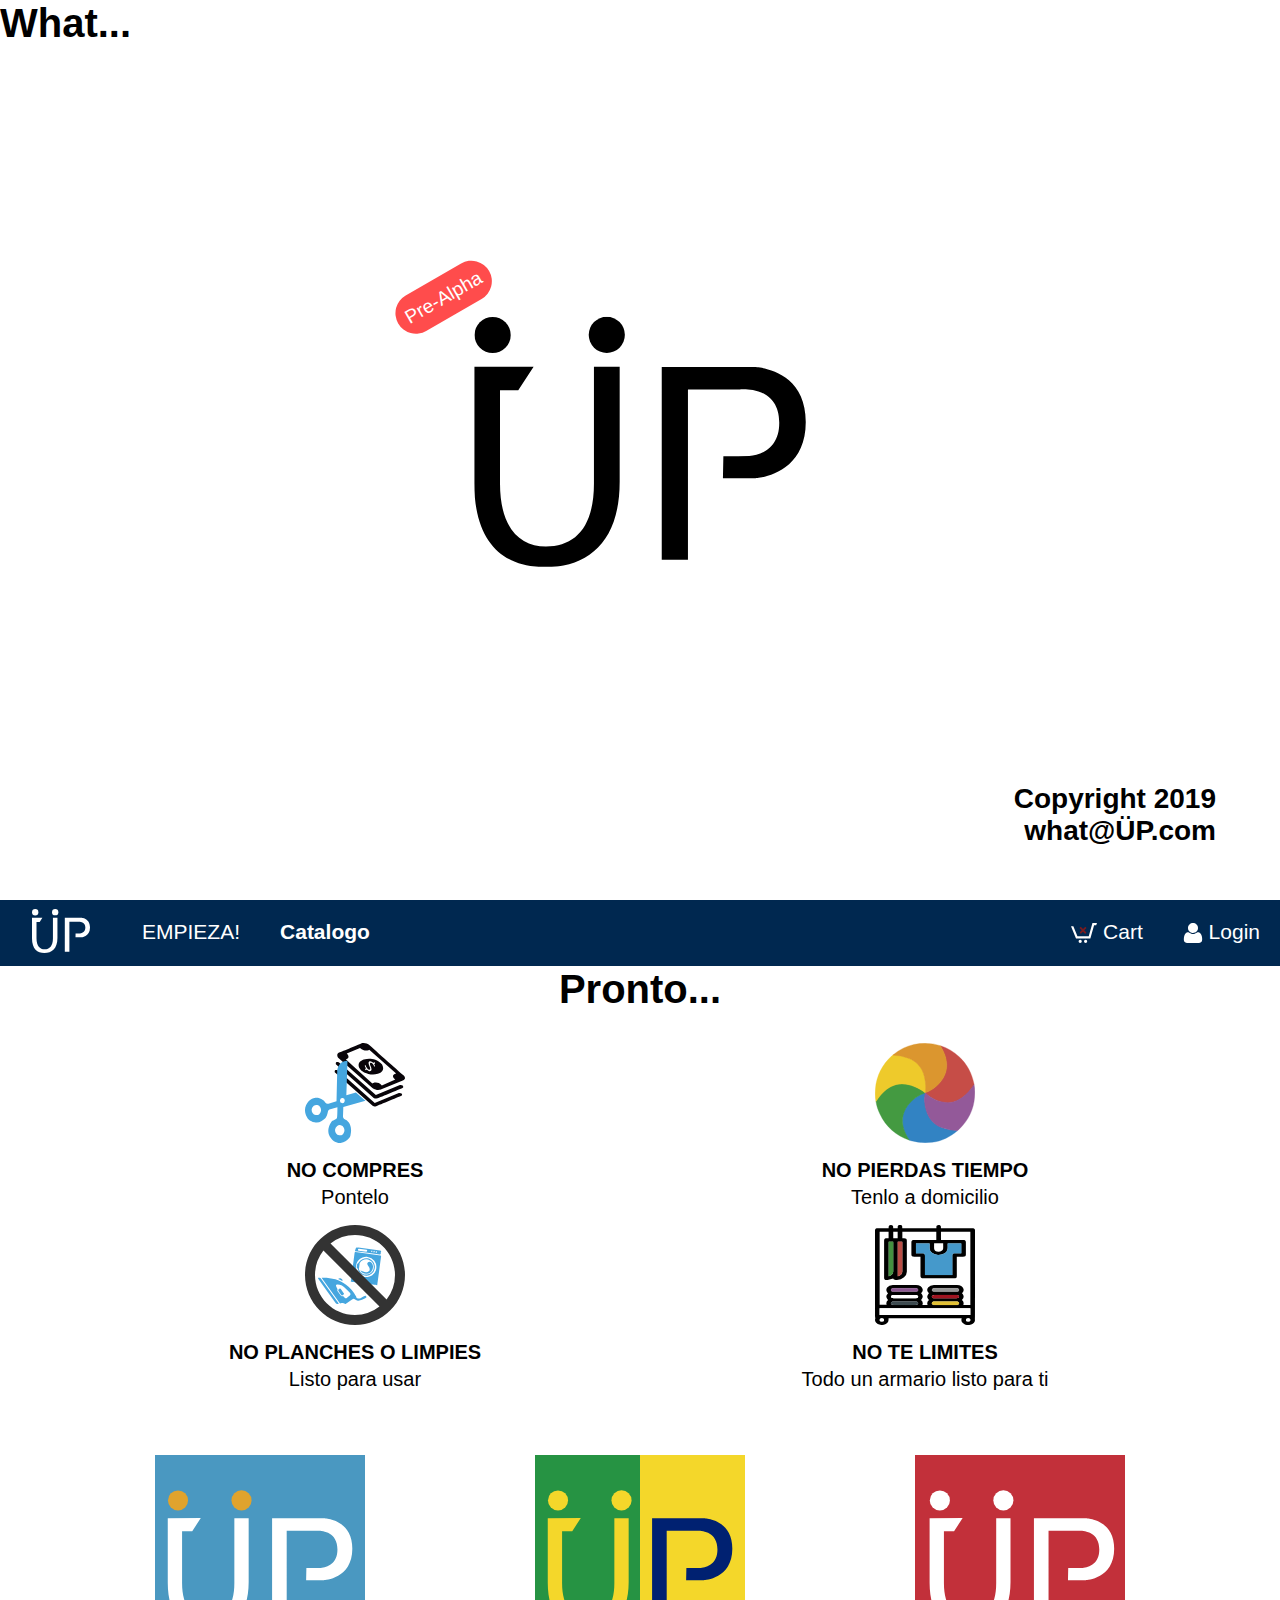
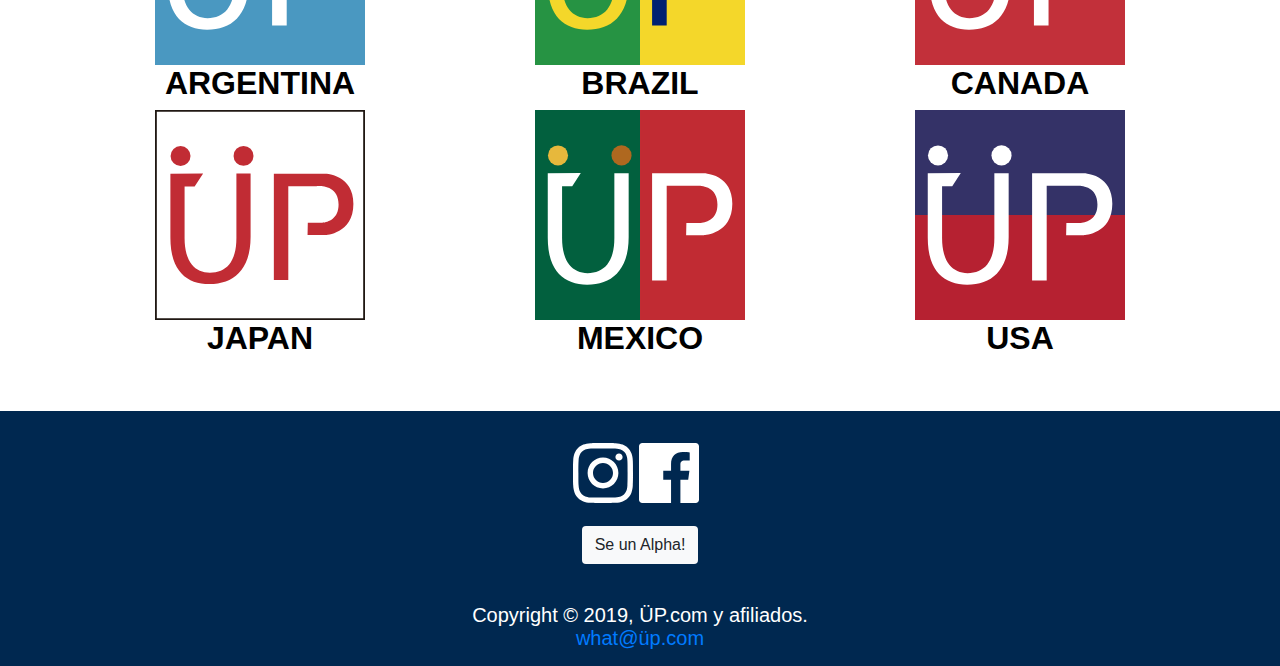
<file: index.html>
<!DOCTYPE html>
<html lang="es" dir="ltr">
<head>
  <meta charset="utf-8">
  <title>ÜP.com | Renta ropa en Internet - Monterrey</title>

  <!-- METADATA -->
  <meta name="description" content="ÜP.com es una página para rentar ropa por Internet a domicilio. Empezando en Monterrey."/>
  <meta property="og:site_name" content="ÜP.com"/>
  <meta property="og:title" content="Empieza a rentar ropa por Internet | ÜP"/>
  <meta name="keywords" content="Ropar,Renta,trajes, vestidos, camisas, formal, domicilio, Monterrey">
  <meta content="img/Up-Og-Image.jpg" property="og:image">

  <meta name="viewport" content="width=device-width, initial-scale=1, user-scalable=no">

  <!-- <meta name="keywords" content="palabra clave 1, palabra clave 2, palabra clave 3"/> -->
  <meta property="og:url" content="https://www.ÜP.com"/>
   <!-- END METADATA -->

  <link rel="icon" href="img/up-icon.png"/>
  <link href="css/main.css" rel="stylesheet">
  <link href="css/bootstrap.min.css" rel="stylesheet">
</head>
<body>

  <!-- INTRO PAGE -->
<div class="fullpage-1" id="firstpage">
<h1 class="animation-opacity">What...</h1>
<div id="center-img" class="animation-opacity">
  <figure>
<figcaption class="alpha">Pre-Alpha</figcaption>

<svg id="UPlogoSVG" itemprop="logo" xmlns="http://www.w3.org/2000/svg" width="331.51" height="250.44" >
  <desc>Up logo cambiando color</desc>
  <circle cx="18.39" cy="18.24" r="18.07"/>
  <circle cx="132.54" cy="18.07" r="18.07"/>
  <path d="M187.49,243V50.28H280.1s51.41.56,51.41,54.82-50.84,56.29-50.84,56.29h-32l.45-22H263.8l11.24-.1C286.73,138,305,131.91,305,106c0-38.13-39.49-33.36-39.49-33.36H213.7V242.88Z"/>
  <path d="M59.36,50,44,73.36l-18.24.11v93.3c0,44.18,19.6,62.9,45.93,62.9,29.26,0,48-19.31,48-62.9V50.05h25.74V165c0,60.55-31.89,85.42-74.6,85.42C30.42,250.44,0,227.33,0,166.19V50.05Z"/>
</svg>

</figure>
</div>
<div id="copyright" class="animation-opacity">
<h3>Copyright 2019<br itemprop="email">what@ÜP.com</h3>
</div>
</div>

<!-- NAV -->
<div id="navbar">
<ul>
  <li class="nav-left"><a href="#home" id="navspace"><img src="img/LogoV2-white.svg" alt="UP Icon"></a></li>
  <li class="nav-left"><a href="#how">EMPIEZA!</a></li>
  <li class="nav-left"><a href="/Catalogo.html"><strong>Catalogo</strong></a></li>
  <li class="nav-right"><a href="#Login"><img src="img/icons/user.svg" class="icon-small"> Login</a></li>
  <li class="nav-right"><a class="active" href="#Cart"><img src="img/icons/cart-cross.svg" class="icon-small"> Cart</a></li>
</ul>
</div>
<!-- END NAV -->

  <center>
  <h1 class="FlyMe">Pronto...</h1>
  <br>


  <!-- 4 RECUADROS EN BOLD Y DESCRIPCIÓN -->
    <div class="container mb-5">
      <div class="row text-center">
        <div class="col mb-3"> <img class="mb-3 x64" src="img/icons/cut-cash.svg" alt="Imagen de gastar menos">
        <h5 class="mt-0 mb-1">NO COMPRES</h5>Pontelo
        </div>
        <div class="col mb-3">  <img class="mb-3 x64 animation-spin" src="img/icons/loading.svg" alt="Reloj de arena">
        <h5 class="mt-0 mb-1">NO PIERDAS TIEMPO</h5>Tenlo a domicilio
        </div>
        <div class="w-100"></div>
        <div class="col mb-3">  <img class="mb-3 x64" src="img/icons/no-clean.svg" alt="No limpies ni planches">
        <h5 class="mt-0 mb-1">NO PLANCHES O LIMPIES</h5>Listo para usar
        </div>
        <div class="col mb-3">  <img class="mb-3 x64" src="img/icons/armario.svg" alt="Generic image">
        <h5 class="mt-0 mb-1">NO TE LIMITES</h5>Todo un armario listo para ti</h5>
        </div>
      </div>
    </div>

<!-- Flags List -->
  <div class="container">
    <div class="row">
      <div class="col-sm">
      <img src="img\flags\Argentina.svg" class="image-mid" alt="Argentina-Flag">
      <h2>ARGENTINA</h2>
      </div>
      <div class="col-sm">
      <img src="img\flags\Brazil.svg" class="image-mid" alt="Brazil-Flag">
      <h2>BRAZIL</h2>
      </div>
      <div class="col-sm">
      <img src="img\flags\Canada.svg" class="image-mid" alt="Canada-Flag">
      <h2>CANADA</h2>
      </div>
    </div>
    <div class="row">
        <div class="col-sm">
        <img src="img\flags\Japan.svg" class="image-mid" alt="Japan-Flag">
        <h2>JAPAN</h2>
        </div>
        <div class="col-sm">
        <img src="img\flags\Mexico.svg" class="image-mid" alt="Mexico-Flag">
        <h2>MEXICO</h2>
        </div>
        <div class="col-sm">
        <img src="img\flags\USA.svg" class="image-mid" alt="USA-Flag">
        <h2>USA</h2>
      </div>
    </div>
  </div>
  <br>
<!-- END FLAG LISTS -->

  <!--START Mailchimp-->
  <a href="http://eepurl.com/grVgP1" target="_blank">
  <div class="btn-group" role="group" aria-label="Third group">
  </div>
  </a>
  <!--END Mailchimp-->

  </center>

  <!-- Footer -->
<footer class="page-footer up-blue pt-4 text-white">
<div class="container">

    <!-- Call to action -->
    <ul class="list-unstyled list-inline text-center py-2">
      <li class="list-inline-item">
        <a href="https://www.instagram.com/up.site/" target="_blank"><img src="img/Logo-Instagram.svg" class="icon-mid" alt="InstagramLogo"></a>
        <a href="http://m.me/TheUPsite/?ref=UPHomePage" target="_blank"><img src="img/Logo-Facebook.svg" class="icon-mid" alt="FacebookLogo"></a>
      </li><br><br>
      <li class="list-inline-item">
        <a href="http://eepurl.com/grVgP1" target="_blank" class="btn bg-light">Se un Alpha!</a>
      </li>
    </ul>
  </div>
  <div class="footer-copyright text-center py-3">Copyright © <span itemprop="foundingDate">2019</span>, ÜP.com y afiliados.<br>
  <a href="mailto:contact@üp.com" itemprop="email"> what@üp.com</a>
</div>
</footer>

<!-- SCRIPTS -->
<script async src="https://www.googletagmanager.com/gtag/js?id=UA-142285047-1"></script><script>window.dataLayer=window.dataLayer||[];function gtag(){dataLayer.push(arguments)} gtag('js',new Date());gtag('config','UA-142285047-1');</script>


</body>
</html>

<!-- CopyRight @ ÜP 2019. All rights reserved. *LCAM* -->
</file>
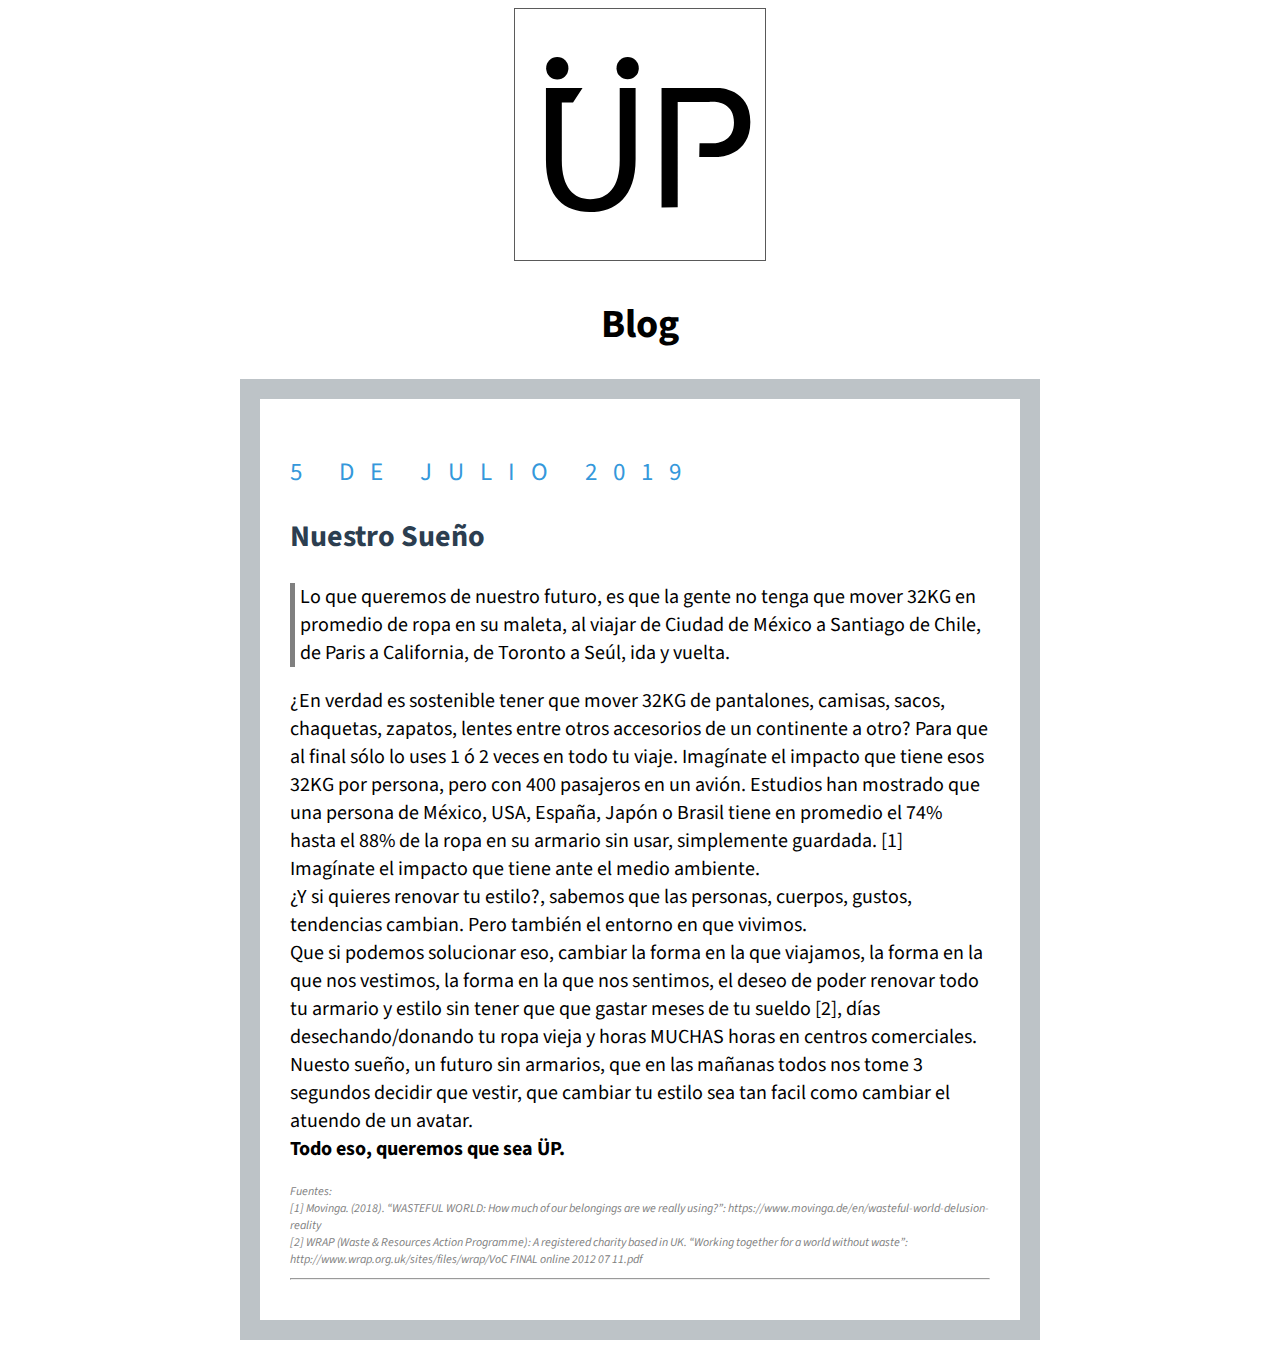
<file: Blog.html>
<!DOCTYPE html>
<html lang="es" dir="ltr">

<head>
  <meta charset="utf-8">
  <title>Blog - ÜP.com</title>
  <link rel="icon" href="img/up-icon.png"/>
  <link href="css/main.css" rel="stylesheet">
  <link href="css/blog.css" rel="stylesheet">
  <link href="https://fonts.googleapis.com/css?family=Source+Sans+Pro&display=swap" rel="stylesheet">
</head>

<body>
  <div class="titulo">
    <img src="img/LogoV2-black.svg" alt="UP logo" width="20%">
    <h1>Blog</h1>
  </div>
  <div class="container">
    <div class="bordo">
      <p class="color_fecha"> 5 de Julio 2019 </p>
      <h2>Nuestro Sueño</h2>
      <p class="bordo-izq">Lo que queremos de nuestro futuro, es que la gente no tenga que mover 32KG en promedio de ropa en su maleta, al viajar de Ciudad de México a Santiago de Chile, de Paris a California, de Toronto a Seúl, ida y vuelta. </p>
      ¿En verdad es sostenible tener que mover 32KG de pantalones, camisas, sacos, chaquetas, zapatos, lentes entre otros accesorios de un continente a otro? Para que al final sólo lo uses 1 ó 2 veces en todo tu viaje. Imagínate el impacto que tiene
      esos 32KG por persona, pero con 400 pasajeros en un avión.
      Estudios han mostrado que una persona de México, USA, España, Japón o Brasil tiene en promedio el 74% hasta el 88% de la ropa en su armario sin usar, simplemente guardada. [1] Imagínate el impacto que tiene ante el medio ambiente.<br>
      ¿Y si quieres renovar tu estilo?, sabemos que las personas, cuerpos, gustos, tendencias cambian. Pero también el entorno en que vivimos.<br>
      Que si podemos solucionar eso, cambiar la forma en la que viajamos, la forma en la que nos vestimos, la forma en la que nos sentimos, el deseo de poder renovar todo tu armario y estilo sin tener que que gastar meses de tu sueldo [2],
      días desechando/donando tu ropa vieja y horas MUCHAS horas en centros comerciales.<br> Nuesto sueño, un futuro sin armarios, que en las mañanas todos nos tome 3 segundos decidir que vestir, que cambiar tu estilo sea tan facil como cambiar el atuendo de un avatar. <br> <b>Todo eso, queremos que sea ÜP.</b>
      </p>
      <div class="fuentes">
        Fuentes: <br>
        [1] Movinga. (2018). “WASTEFUL WORLD: How much of our belongings are we really using?”: https://www.movinga.de/en/wasteful-world-delusion-reality
        <br>
        [2] WRAP (Waste & Resources Action Programme): A registered charity based in UK. “Working together for a world without waste”:
        http://www.wrap.org.uk/sites/files/wrap/VoC FINAL online 2012 07 11.pdf
      </div>
     <hr>
<!--
     <p class="color_fecha"> 25 de Junio </p>
     <h2>Blog #1</h2>
     <p class="bordo-izq">Lorem ipmco laboris nisi ut aliquip ex
        ea commodo consequat. Duieu fugiat nulla </p> -->

<!-- FORMATO PARA ESCRIBIR UN BLOG
<hr>
<p class="color_fecha"> 25 de Junio </p>
<h2>Blog #1</h2>
<p class="bordo-izq">Lorem ipmco laboris nisi ut aliquip ex
   ea commodo consequat. Duieu fugiat nulla </p>
-->

</div>
<!-- SCRIPTS -->
<script async src="https://www.googletagmanager.com/gtag/js?id=UA-142285047-1"></script><script>window.dataLayer=window.dataLayer||[];function gtag(){dataLayer.push(arguments)} gtag('js',new Date());gtag('config','UA-142285047-1');</script>
</body>
</html>

<!-- CopyRight @ ÜP 2019. All rights reserved. *LCAM* -->
</file>
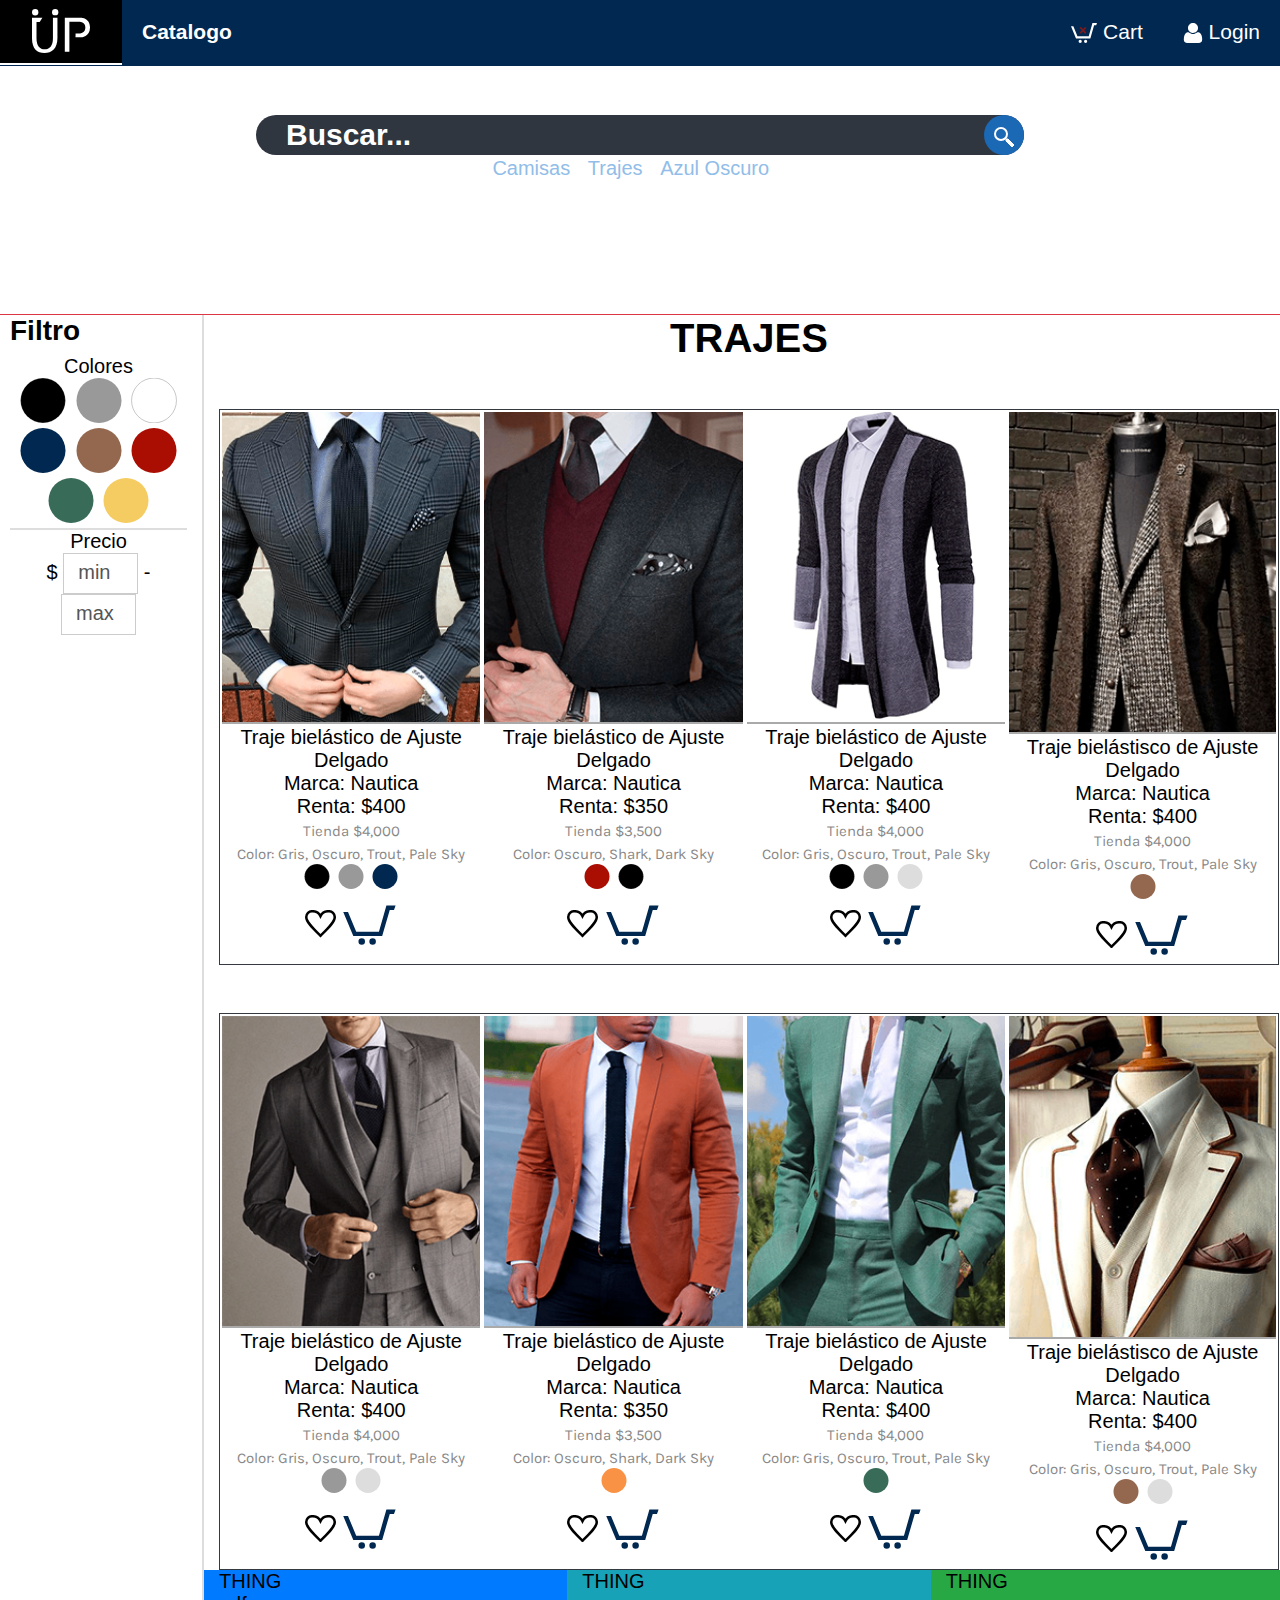
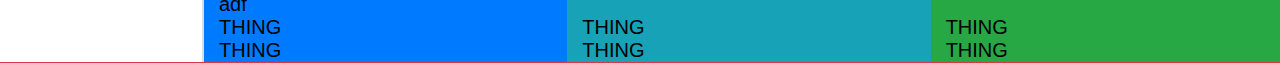
<file: Catalogo.html>
<!DOCTYPE html>
<html lang="es" dir="ltr">
<head>
  <meta charset="utf-8">
  <title>ÜP.com | Catalogo</title>


  <!-- METADATA -->
<meta name="description" content="Ve el catalogo que se encuentra disponible en ÜP.com, prendas formales, camisas, calzado. Recibelo a domicilio y desde Internet. Monterrey">
  <meta property="og:site_name" content="ÜP.com"/>
  <meta property="og:title" content="Empieza a rentar ropa por Internet | ÜP"/>
  <!-- <meta name="keywords" content="palabra clave 1, palabra clave 2, palabra clave 3"/> -->
  <meta content="img/Up-Og-Image.jpg" property="og:image">
  <meta property="og:url" content="https://www.ÜP.com"/>
   <!-- END METADATA -->
   <link rel="icon" href="img/up-icon.png"/>
   <link href="css/main.css" rel="stylesheet">
   <link href="css/bootstrap.min.css" rel="stylesheet">
   <link href="css/catalogo.css" rel="stylesheet">
   <script src="js/sticky-bar.js"></script>

   </head>
   <body>

     <!-- NAV -->
     <div id="navbar">
     <ul>
       <li class="nav-left"><a href="index.html" id="navspace"><img src="img/LogoV2-white.svg" alt="UP Icon"></a></li>
       <li class="nav-left"><a href="Catalogo.html"><strong>Catalogo</strong></a></li>
       <li class="nav-right"><a href="#Login"><img src="img/icons/user.svg" class="icon-small"> Login</a></li>
       <li class="nav-right"><a class="active" href="#Cart"><img src="img/icons/cart-cross.svg" class="icon-small"> Cart</a></li>
     </ul>
     </div>
     <!-- END NAV -->

     <!-- Search Box -->
<div class="buscar-caja">
  <input type="text" name="" class="buscar-txt" placeholder="Buscar..." id="textbox"/>
  <a class="buscar-btn">
    <i>
      <svg  class="WhiteToBlack" xmlns="http://www.w3.org/2000/svg" width="24" height="24">
      <g><path d="M22 20l-2 2-6-6v-2h2zm0 0"/><path fill="none" stroke="#" stroke-width="2" stroke-miterlimit="10" d="M9 3C5.7 3 3 5.7 3 9s2.7 6 6 6 6-2.7 6-6-2.7-6-6-6zm0 0"/>
      <path fill="none" stroke="#" stroke-miterlimit="10" d="M13 13l2.5 2.5"/></g>
      </svg>
    </i>
  </a>
  <div class="d-none d-md-block" style="padding: 41px 0px 0 30%">
  <button class="boton-recom" type="button" onclick="rec1()">Camisas</button>
  <button class="boton-recom" type="button" onclick="rec2()">Trajes</button>
  <button class="boton-recom" type="button" onclick="rec3()">Azul Oscuro</button>
  <script>  //ESCRIBE EN id TEXTBOX LA PALABRA DEL SCRIPT
  function rec1() {document.getElementById("textbox").defaultValue = "Camisas";}
  function rec2() {document.getElementById("textbox").defaultValue = "Trajes";}
  function rec3() {document.getElementById("textbox").defaultValue = "Azul Oscuro";}
  </script>
</div>
</div>
<div style="padding-top:200px;"></div>
  <!-- END Search Box -->

  <!-- EMPIEZA CATALOGO -->
    <div class="market pt-5">

      <div class="row border border-danger">


  <!-- CAJA DE FILTRO -->
        <div class="col-s-6 col-md-2 pl-4 justify-content-center b-right">

          <h3>Filtro</h3>

          <div class="colores down-line">
          <center>
          Colores
          <br>
  <svg xmlns="http://www.w3.org/2000/svg"class="c-negro c-s"width="200.5" alt="Color Negro" height="200.5" viewBox="0 0 200.5 200.5"><circle cx="100.25" cy="100.25" r="100" fill="#000" stroke="#fff" stroke-miterlimit="10" stroke-width="1"/></svg>
  <svg xmlns="http://www.w3.org/2000/svg"class="c-gris c-s"viewBox="0 0 2 2" alt="Color Gris"><circle cx="1"cy="1"r="1"fill""/></svg>
  <svg xmlns="http://www.w3.org/2000/svg"class="c-blanco c-s"width="200.5" alt="Color Blanco" height="200.5" viewBox="0 0 200.5 200.5"><circle cx="100.25" cy="100.25" r="100" fill="#fff" stroke="#000" stroke-miterlimit="10" stroke-width="1"/></svg>
  <svg xmlns="http://www.w3.org/2000/svg"class="c-azul c-s"viewBox="0 0 2 2" alt="Color Azul"><circle cx="1"cy="1"r="1"fill""/></svg>
  <svg xmlns="http://www.w3.org/2000/svg"class="c-cafe c-s"viewBox="0 0 2 2" alt="Color Cafe"><circle cx="1"cy="1"r="1"fill""/></svg>
  <svg xmlns="http://www.w3.org/2000/svg"class="c-rojo c-s"viewBox="0 0 2 2" alt="Color Rojo"><circle cx="1"cy="1"r="1"fill""/></svg>
  <svg xmlns="http://www.w3.org/2000/svg"class="c-verde c-s"viewBox="0 0 2 2" alt="Color Verde"><circle cx="1"cy="1"r="1"fill""/></svg>
  <svg xmlns="http://www.w3.org/2000/svg"class="c-amarillo c-s"viewBox="0 0 2 2" alt="Color Amarillo"><circle cx="1"cy="1"r="1"fill""/></svg>
  </center>
  </div>
  <center>
  Precio
  <br>
  $
  <input type="text" name="" placeholder="min" class="price-style" maxlength="5" size="4">
  -
  <input type="text" name="" placeholder="max" class="price-style" maxlength="5" size="4">
  </center>
    </div>




  <!-- CAJA CATALOGO -->
    <div class="col-s-6 col-md-10 m-0 ">


  <!-- FILA 1 -->
  <h1 id="center-txt">TRAJES</h1>
  <div class="border border-dark d-flex justify-content-around mt-5">


  <!-- COLUMNA con FILA 1 PRODUCTO 1 -->
  <div class="box">
  <!-- PRODUCTO -->
  <div class="b-down">
    <img src="img/items/traje-1.png" alt="IMG" class=" market-image">
  </div>
  <!-- DESCRIPCION -->
  <div class="descripcion box">
    <!-- NOMBRE -->
  <center>
      <span class="font-bold">Traje bielástico de Ajuste Delgado</span><br>
      <span class="font-bold">Marca:</span> Nautica</span><br>
  <!-- PRECIO -->
      <span class="font-bold">Renta: $400</span><br>
      <span class="font-light">Tienda $4,000<br>
    <!-- COLORES -->
      <span>Color: Gris, Oscuro, Trout, Pale Sky </span><br>
      <svg xmlns="http://www.w3.org/2000/svg"class="c-negro c-xs"width="200.5" alt="Color Negro" height="200.5" viewBox="0 0 200.5 200.5"><circle cx="100.25" cy="100.25" r="100" fill="#000" stroke="#fff" stroke-miterlimit="10" stroke-width="1"/></svg>
      <svg xmlns="http://www.w3.org/2000/svg"class="c-gris c-xs"viewBox="0 0 2 2" alt="Color Gris"><circle cx="1"cy="1"r="1"fill""/></svg>
      <svg xmlns="http://www.w3.org/2000/svg"class="c-azul c-xs"viewBox="0 0 2 2" alt="Color Negro"><circle cx="1"cy="1"r="1"fill""/></svg>
  </center>
  </div>
  <!-- CORAZON Y CARRITO -->
  <center>
      <svg xmlns="http://www.w3.org/2000/svg" class="market-icon" width="31" height="27.51" viewBox="0 0 31 27.51"><path d="M28,13a8.62,8.62,0,0,0-8.16,4.84A8.63,8.63,0,0,0,11.73,13a5.77,5.77,0,0,0-6.09,6c0,4.9,6.75,11.17,14.23,18.5,7.49-7.33,14.24-13.6,14.24-18.5A5.78,5.78,0,0,0,28,13Z" transform="translate(-4.37 -11.74)" fill="none" stroke="#" stroke-miterlimit="10" stroke-width="2.53"/></svg>
      <svg xmlns="http://www.w3.org/2000/svg" class="market-cart" width="56" height="56" viewBox="0 0 56 56"><path d="M31.63,42.16a3.27,3.27,0,1,0,3.27,3.27A3.28,3.28,0,0,0,31.63,42.16ZM24,45.43a3.27,3.27,0,1,1-3.27-3.27A3.26,3.26,0,0,1,24,45.43ZM53,13.88H48.75L41.18,40.05H12.31l-10.07-24H7l8.24,19.63H37.93L45.41,9.52h9.16" fill="#"/></svg>
  </center>
  </div>
  <!-- FIN CAJA ITEM -->

  <!-- COLUMNA con FILA 1 PRODUCTO 2 -->
  <div class="box">
  <!-- PRODUCTO -->
  <div class="b-down">
    <img src="img/items/traje-2.png" alt="IMG" class="market-image">
  </div>
  <!-- DESCRIPCION -->
  <div class="descripcion box">
    <!-- NOMBRE -->
  <center>
      <span class="font-bold">Traje bielástico de Ajuste Delgado</span><br>
      <span class="font-bold">Marca:</span> Nautica</span><br>
  <!-- PRECIO -->
      <span class="font-bold">Renta: $350</span><br>
      <span class="font-light">Tienda $3,500<br>
    <!-- COLORES -->
      <span>Color: Oscuro, Shark, Dark Sky </span><br>
      <svg xmlns="http://www.w3.org/2000/svg"class="c-rojo c-xs"viewBox="0 0 2 2" alt="Color Gris"><circle cx="1"cy="1"r="1"fill""/></svg>
      <svg xmlns="http://www.w3.org/2000/svg"class="c-negro c-xs"width="200.5" alt="Color Negro" height="200.5" viewBox="0 0 200.5 200.5"><circle cx="100.25" cy="100.25" r="100" fill="#000" stroke="#fff" stroke-miterlimit="10" stroke-width="1"/></svg>
  </center>
  </div>
  <!-- CORAZON Y CARRITO -->
  <center>
      <svg xmlns="http://www.w3.org/2000/svg" class="market-icon" width="31" height="27.51" viewBox="0 0 31 27.51"><path d="M28,13a8.62,8.62,0,0,0-8.16,4.84A8.63,8.63,0,0,0,11.73,13a5.77,5.77,0,0,0-6.09,6c0,4.9,6.75,11.17,14.23,18.5,7.49-7.33,14.24-13.6,14.24-18.5A5.78,5.78,0,0,0,28,13Z" transform="translate(-4.37 -11.74)" fill="none" stroke="#" stroke-miterlimit="10" stroke-width="2.53"/></svg>
      <svg xmlns="http://www.w3.org/2000/svg" class="market-cart" width="56" height="56" viewBox="0 0 56 56"><path d="M31.63,42.16a3.27,3.27,0,1,0,3.27,3.27A3.28,3.28,0,0,0,31.63,42.16ZM24,45.43a3.27,3.27,0,1,1-3.27-3.27A3.26,3.26,0,0,1,24,45.43ZM53,13.88H48.75L41.18,40.05H12.31l-10.07-24H7l8.24,19.63H37.93L45.41,9.52h9.16" fill="#"/></svg>
  </center>
  </div>
  <!-- FIN CAJA ITEM -->

  <!-- COLUMNA con FILA 1 PRODUCTO 3 -->
  <div class="box">
  <!-- PRODUCTO -->
  <div class="b-down">
    <img src="img/items/traje-3.png" alt="IMG" class="market-image">
  </div>
  <!-- DESCRIPCION -->
  <div class="descripcion box">
    <!-- NOMBRE -->
  <center>
      <span class="font-bold">Traje bielástico de Ajuste Delgado</span><br>
      <span class="font-bold">Marca:</span> Nautica</span><br>
  <!-- PRECIO -->
      <span class="font-bold">Renta: $400</span><br>
      <span class="font-light">Tienda $4,000<br>
    <!-- COLORES -->
      <span>Color: Gris, Oscuro, Trout, Pale Sky </span><br>
      <svg xmlns="http://www.w3.org/2000/svg"class="c-negro c-xs"width="200.5" alt="Color Negro" height="200.5" viewBox="0 0 200.5 200.5"><circle cx="100.25" cy="100.25" r="100" fill="#000" stroke="#fff" stroke-miterlimit="10" stroke-width="1"/></svg>
      <svg xmlns="http://www.w3.org/2000/svg"class="c-gris c-xs"viewBox="0 0 2 2" alt="Color Gris"><circle cx="1"cy="1"r="1"fill""/></svg>
        <svg xmlns="http://www.w3.org/2000/svg"class="c-blanco c-xs"viewBox="0 0 2 2" alt="Color Gris"><circle cx="1"cy="1"r="1"fill""/></svg>
  </center>
  </div>
  <!-- CORAZON Y CARRITO -->
  <center>
      <svg xmlns="http://www.w3.org/2000/svg" class="market-icon" width="31" height="27.51" viewBox="0 0 31 27.51"><path d="M28,13a8.62,8.62,0,0,0-8.16,4.84A8.63,8.63,0,0,0,11.73,13a5.77,5.77,0,0,0-6.09,6c0,4.9,6.75,11.17,14.23,18.5,7.49-7.33,14.24-13.6,14.24-18.5A5.78,5.78,0,0,0,28,13Z" transform="translate(-4.37 -11.74)" fill="none" stroke="#" stroke-miterlimit="10" stroke-width="2.53"/></svg>
      <svg xmlns="http://www.w3.org/2000/svg" class="market-cart" width="56" height="56" viewBox="0 0 56 56"><path d="M31.63,42.16a3.27,3.27,0,1,0,3.27,3.27A3.28,3.28,0,0,0,31.63,42.16ZM24,45.43a3.27,3.27,0,1,1-3.27-3.27A3.26,3.26,0,0,1,24,45.43ZM53,13.88H48.75L41.18,40.05H12.31l-10.07-24H7l8.24,19.63H37.93L45.41,9.52h9.16" fill="#"/></svg>
  </center>
  </div>
  <!-- FIN CAJA ITEM -->

  <!-- COLUMNA con FILA 1 PRODUCTO 4 -->
  <div class="box">
  <!-- PRODUCTO -->
  <div class="b-down">
    <img src="img/items/traje-4.png" alt="IMG" class="market-image">
  </div>
  <!-- DESCRIPCION -->
  <div class="descripcion box">
    <!-- NOMBRE -->
  <center>
      <span class="font-bold">Traje bielástisco de Ajuste Delgado</span><br>
      <span class="font-bold">Marca:</span> Nautica</span><br>
  <!-- PRECIO -->
      <span class="font-bold">Renta: $400</span><br>
      <span class="font-light">Tienda $4,000<br>
    <!-- COLORES -->
      <span>Color: Gris, Oscuro, Trout, Pale Sky </span><br>
      <svg xmlns="http://www.w3.org/2000/svg"class="c-cafe c-xs"viewBox="0 0 2 2" alt="Color Negro"><circle cx="1"cy="1"r="1"fill""/></svg>
  </center>
  </div>
  <!-- CORAZON Y CARRITO -->
  <center>
      <svg xmlns="http://www.w3.org/2000/svg" class="market-icon" width="31" height="27.51" viewBox="0 0 31 27.51"><path d="M28,13a8.62,8.62,0,0,0-8.16,4.84A8.63,8.63,0,0,0,11.73,13a5.77,5.77,0,0,0-6.09,6c0,4.9,6.75,11.17,14.23,18.5,7.49-7.33,14.24-13.6,14.24-18.5A5.78,5.78,0,0,0,28,13Z" transform="translate(-4.37 -11.74)" fill="none" stroke="#" stroke-miterlimit="10" stroke-width="2.53"/></svg>
      <svg xmlns="http://www.w3.org/2000/svg" class="market-cart" width="56" height="56" viewBox="0 0 56 56"><path d="M31.63,42.16a3.27,3.27,0,1,0,3.27,3.27A3.28,3.28,0,0,0,31.63,42.16ZM24,45.43a3.27,3.27,0,1,1-3.27-3.27A3.26,3.26,0,0,1,24,45.43ZM53,13.88H48.75L41.18,40.05H12.31l-10.07-24H7l8.24,19.63H37.93L45.41,9.52h9.16" fill="#"/></svg>
  </center>
  </div>
  <!-- FIN CAJA ITEM -->

  </div>
  <!-- FIN DE FILA 1-->



  <!-- FILA 2 -->
  <div class="border border-dark d-flex justify-content-around mt-5">


  <!-- COLUMNA con FILA 2 PRODUCTO 1 -->
  <div class="box">
  <!-- PRODUCTO -->
  <div class="b-down">
    <img src="img/items/traje-5.png" alt="IMG" class="market-image">
  </div>
  <!-- DESCRIPCION -->
  <div class="descripcion box">
    <!-- NOMBRE -->
  <center>
      <span class="font-bold">Traje bielástico de Ajuste Delgado</span><br>
      <span class="font-bold">Marca:</span> Nautica</span><br>
  <!-- PRECIO -->
      <span class="font-bold">Renta: $400</span><br>
      <span class="font-light">Tienda $4,000<br>
    <!-- COLORES -->
      <span>Color: Gris, Oscuro, Trout, Pale Sky </span><br>
      <svg xmlns="http://www.w3.org/2000/svg"class="c-gris c-xs"viewBox="0 0 2 2" alt="Color Negro"><circle cx="1"cy="1"r="1"fill""/></svg>
      <svg xmlns="http://www.w3.org/2000/svg"class="c-blanco c-xs"viewBox="0 0 2 2" alt="Color Gris"><circle cx="1"cy="1"r="1"fill""/></svg>
  </center>
  </div>
  <!-- CORAZON Y CARRITO -->
  <center>
      <svg xmlns="http://www.w3.org/2000/svg" class="market-icon" width="31" height="27.51" viewBox="0 0 31 27.51"><path d="M28,13a8.62,8.62,0,0,0-8.16,4.84A8.63,8.63,0,0,0,11.73,13a5.77,5.77,0,0,0-6.09,6c0,4.9,6.75,11.17,14.23,18.5,7.49-7.33,14.24-13.6,14.24-18.5A5.78,5.78,0,0,0,28,13Z" transform="translate(-4.37 -11.74)" fill="none" stroke="#" stroke-miterlimit="10" stroke-width="2.53"/></svg>
      <svg xmlns="http://www.w3.org/2000/svg" class="market-cart" width="56" height="56" viewBox="0 0 56 56"><path d="M31.63,42.16a3.27,3.27,0,1,0,3.27,3.27A3.28,3.28,0,0,0,31.63,42.16ZM24,45.43a3.27,3.27,0,1,1-3.27-3.27A3.26,3.26,0,0,1,24,45.43ZM53,13.88H48.75L41.18,40.05H12.31l-10.07-24H7l8.24,19.63H37.93L45.41,9.52h9.16" fill="#"/></svg>
  </center>
  </div>
  <!-- FIN CAJA ITEM -->

  <!-- COLUMNA con FILA 2 PRODUCTO 2 -->
  <div class="box">
  <!-- PRODUCTO -->
  <div class="b-down">
    <img src="img/items/traje-6.png" alt="IMG" class="market-image">
  </div>
  <!-- DESCRIPCION -->
  <div class="descripcion box">
    <!-- NOMBRE -->
  <center>
      <span class="font-bold">Traje bielástico de Ajuste Delgado</span><br>
      <span class="font-bold">Marca:</span> Nautica</span><br>
  <!-- PRECIO -->
      <span class="font-bold">Renta: $350</span><br>
      <span class="font-light">Tienda $3,500<br>
    <!-- COLORES -->
      <span>Color: Oscuro, Shark, Dark Sky </span><br>
      <svg xmlns="http://www.w3.org/2000/svg"class="c-naranja c-xs"viewBox="0 0 2 2" alt="Color Gris"><circle cx="1"cy="1"r="1"fill""/></svg>
  </center>
  </div>
  <!-- CORAZON Y CARRITO -->
  <center>
      <svg xmlns="http://www.w3.org/2000/svg" class="market-icon" width="31" height="27.51" viewBox="0 0 31 27.51"><path d="M28,13a8.62,8.62,0,0,0-8.16,4.84A8.63,8.63,0,0,0,11.73,13a5.77,5.77,0,0,0-6.09,6c0,4.9,6.75,11.17,14.23,18.5,7.49-7.33,14.24-13.6,14.24-18.5A5.78,5.78,0,0,0,28,13Z" transform="translate(-4.37 -11.74)" fill="none" stroke="#" stroke-miterlimit="10" stroke-width="2.53"/></svg>
      <svg xmlns="http://www.w3.org/2000/svg" class="market-cart" width="56" height="56" viewBox="0 0 56 56"><path d="M31.63,42.16a3.27,3.27,0,1,0,3.27,3.27A3.28,3.28,0,0,0,31.63,42.16ZM24,45.43a3.27,3.27,0,1,1-3.27-3.27A3.26,3.26,0,0,1,24,45.43ZM53,13.88H48.75L41.18,40.05H12.31l-10.07-24H7l8.24,19.63H37.93L45.41,9.52h9.16" fill="#"/></svg>
  </center>
  </div>
  <!-- FIN CAJA ITEM -->

  <!-- COLUMNA con FILA 2 PRODUCTO 3 -->
  <div class="box">
  <!-- PRODUCTO -->
  <div class="b-down">
    <img src="img/items/traje-7.png" alt="IMG" class="market-image">
  </div>
  <!-- DESCRIPCION -->
  <div class="descripcion box">
    <!-- NOMBRE -->
  <center>
      <span class="font-bold">Traje bielástico de Ajuste Delgado</span><br>
      <span class="font-bold">Marca:</span> Nautica</span><br>
  <!-- PRECIO -->
      <span class="font-bold">Renta: $400</span><br>
      <span class="font-light">Tienda $4,000<br>
    <!-- COLORES -->
      <span>Color: Gris, Oscuro, Trout, Pale Sky </span><br>
      <svg xmlns="http://www.w3.org/2000/svg"class="c-verde c-xs"viewBox="0 0 2 2" alt="Color Negro"><circle cx="1"cy="1"r="1"fill""/></svg>
  </center>
  </div>
  <!-- CORAZON Y CARRITO -->
  <center>
      <svg xmlns="http://www.w3.org/2000/svg" class="market-icon" width="31" height="27.51" viewBox="0 0 31 27.51"><path d="M28,13a8.62,8.62,0,0,0-8.16,4.84A8.63,8.63,0,0,0,11.73,13a5.77,5.77,0,0,0-6.09,6c0,4.9,6.75,11.17,14.23,18.5,7.49-7.33,14.24-13.6,14.24-18.5A5.78,5.78,0,0,0,28,13Z" transform="translate(-4.37 -11.74)" fill="none" stroke="#" stroke-miterlimit="10" stroke-width="2.53"/></svg>
      <svg xmlns="http://www.w3.org/2000/svg" class="market-cart" width="56" height="56" viewBox="0 0 56 56"><path d="M31.63,42.16a3.27,3.27,0,1,0,3.27,3.27A3.28,3.28,0,0,0,31.63,42.16ZM24,45.43a3.27,3.27,0,1,1-3.27-3.27A3.26,3.26,0,0,1,24,45.43ZM53,13.88H48.75L41.18,40.05H12.31l-10.07-24H7l8.24,19.63H37.93L45.41,9.52h9.16" fill="#"/></svg>
  </center>
  </div>
  <!-- FIN CAJA ITEM -->

  <!-- COLUMNA con Fila 2 PRODUCTO 4 -->
  <div class="box">
  <!-- PRODUCTO -->
  <div class="b-down">
    <img src="img/items/traje-8.png" alt="IMG" class="market-image">
  </div>
  <!-- DESCRIPCION -->
  <div class="descripcion box">
    <!-- NOMBRE -->
  <center>
      <span class="font-bold">Traje bielástisco de Ajuste Delgado</span><br>
      <span class="font-bold">Marca:</span> Nautica</span><br>
  <!-- PRECIO -->
      <span class="font-bold">Renta: $400</span><br>
      <span class="font-light">Tienda $4,000<br>
    <!-- COLORES -->
      <span>Color: Gris, Oscuro, Trout, Pale Sky </span><br>
      <svg xmlns="http://www.w3.org/2000/svg"class="c-cafe c-xs"viewBox="0 0 2 2" alt="Color Negro"><circle cx="1"cy="1"r="1"fill""/></svg>
      <svg xmlns="http://www.w3.org/2000/svg"class="c-blanco c-xs"viewBox="0 0 2 2" alt="Color Negro"><circle cx="1"cy="1"r="1"fill""/></svg>
  </center>
  </div>
  <!-- CORAZON Y CARRITO -->
  <center>
      <svg xmlns="http://www.w3.org/2000/svg" class="market-icon" width="31" height="27.51" viewBox="0 0 31 27.51"><path d="M28,13a8.62,8.62,0,0,0-8.16,4.84A8.63,8.63,0,0,0,11.73,13a5.77,5.77,0,0,0-6.09,6c0,4.9,6.75,11.17,14.23,18.5,7.49-7.33,14.24-13.6,14.24-18.5A5.78,5.78,0,0,0,28,13Z" transform="translate(-4.37 -11.74)" fill="none" stroke="#" stroke-miterlimit="10" stroke-width="2.53"/></svg>
      <svg xmlns="http://www.w3.org/2000/svg" class="market-cart" width="56" height="56" viewBox="0 0 56 56"><path d="M31.63,42.16a3.27,3.27,0,1,0,3.27,3.27A3.28,3.28,0,0,0,31.63,42.16ZM24,45.43a3.27,3.27,0,1,1-3.27-3.27A3.26,3.26,0,0,1,24,45.43ZM53,13.88H48.75L41.18,40.05H12.31l-10.07-24H7l8.24,19.63H37.93L45.41,9.52h9.16" fill="#"/></svg>
  </center>
  </div>
  <!-- FIN CAJA ITEM -->

  </div>
  <!-- FIN DE FILA 2-->

  <div class="row">
  <div class="col bg-primary">THING<br>adf</div>
  <div class="col bg-info">THING</div>
  <div class="col bg-success">THING</div>
  </div>
  <div class="row">
  <div class="col bg-primary">THING</div>
  <div class="col bg-info">THING</div>
  <div class="col bg-success">THING</div>
  </div>
  <div class="row">
  <div class="col bg-primary">THING</div>
  <div class="col bg-info">THING</div>
  <div class="col bg-success">THING</div>
  </div>
    </div>
    </div>





  <!-- SCRIPTS -->
  <script src="js/sticky-bar.js"></script>
  
  <script async src="https://www.googletagmanager.com/gtag/js?id=UA-142285047-1"></script><script>window.dataLayer=window.dataLayer||[];function gtag(){dataLayer.push(arguments)} gtag('js',new Date());gtag('config','UA-142285047-1');</script>


     </body>
     </html>
</file>
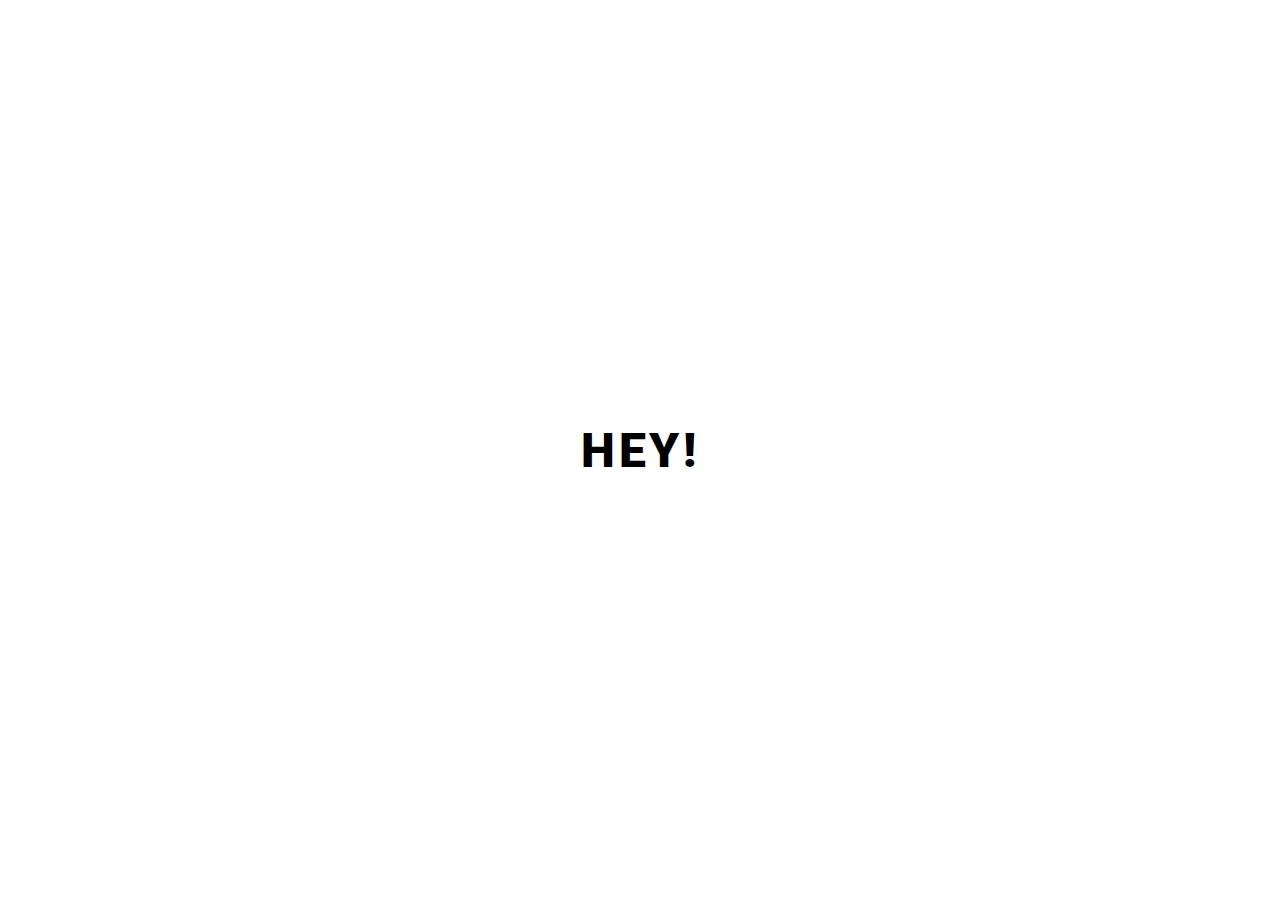
<file: Hey.html>
<html lang="en" dir="ltr">
  <head>
    <meta charset="utf-8">
      <link rel="icon" href="img/up-icon.png" />
    <title>Hey!😎❤️</title>
    <style>
 @import url("https://fonts.googleapis.com/css?family=Roboto:900"); a{font-family: "Roboto", sans-serif; font-weight: 900; color: black; text-decoration: none; font-size: 3rem;}.centered{position: absolute; left: 50%; top: 50%; transform: translate(-50%, -50%);}.h-button{background: white; padding: 70px; width: 55%; text-align: center;}.h-button span{display: inline-block; min-width: 0.5em; text-transform: uppercase; transition: 0.25s cubic-bezier(0.5, -1, 0.5, 2); opacity: 0; transform: translate(0, -20px);}.h-button:before{content: attr(data-text); position: absolute; width: 100%; left: 0; transition: 0.25s cubic-bezier(0.5, -1, 0.5, 2); text-transform: uppercase; letter-spacing: 3.5px; opacity: 1; transform: translate(0, 0px);}.h-button:hover:before, .h-button:focus:before{opacity: 0; transform: translate(0, 20px);}.h-button:hover span, .h-button:focus span{opacity: 1; transform: translate(0, 0);}.h-button:hover span:nth-child(1), .h-button:focus span:nth-child(1){transition-delay: 0.025s;}.h-button:hover span:nth-child(2), .h-button:focus span:nth-child(2){transition-delay: 0.05s;}.h-button:hover span:nth-child(3), .h-button:focus span:nth-child(3){transition-delay: 0.075s;}.h-button:hover span:nth-child(4), .h-button:focus span:nth-child(4){transition-delay: 0.1s;}.h-button:hover span:nth-child(5), .h-button:focus span:nth-child(5){transition-delay: 0.125s;}.h-button:hover span:nth-child(6), .h-button:focus span:nth-child(6){transition-delay: 0.15s;}.h-button:hover span:nth-child(7), .h-button:focus span:nth-child(7){transition-delay: 0.15s;}.h-button:hover span:nth-child(8), .h-button:focus span:nth-child(8){transition-delay: 0.175s;}.h-button:hover span:nth-child(9), .h-button:focus span:nth-child(9){transition-delay: 0.2s;}
    </style>
  </head>
  <body oncontextmenu="return false">
    <a aria-label='Thanks' class='h-button centered' data-text='Hey!' href='#' id="exit">
      <span>Y</span>
      <span>o</span>
      <span>u</span>
      <span> </span>
      <span>R</span>
      <span>o</span>
      <span>c</span>
      <span>k</span>
      <span>!</span>
      <span>🤘</span>
      <span>🔥</span>
    </a>
<script>$(document).ready(function(){$("#exit").prop("disabled", true); setTimeout(function(){$("#exit").prop("disabled", false)}, 3000);});</script>
<!-- SCRIPTS -->
<script async src="https://www.googletagmanager.com/gtag/js?id=UA-142285047-1"></script><script>window.dataLayer=window.dataLayer||[];function gtag(){dataLayer.push(arguments)} gtag('js',new Date());gtag('config','UA-142285047-1');</script>

  </body>
</html>
</file>
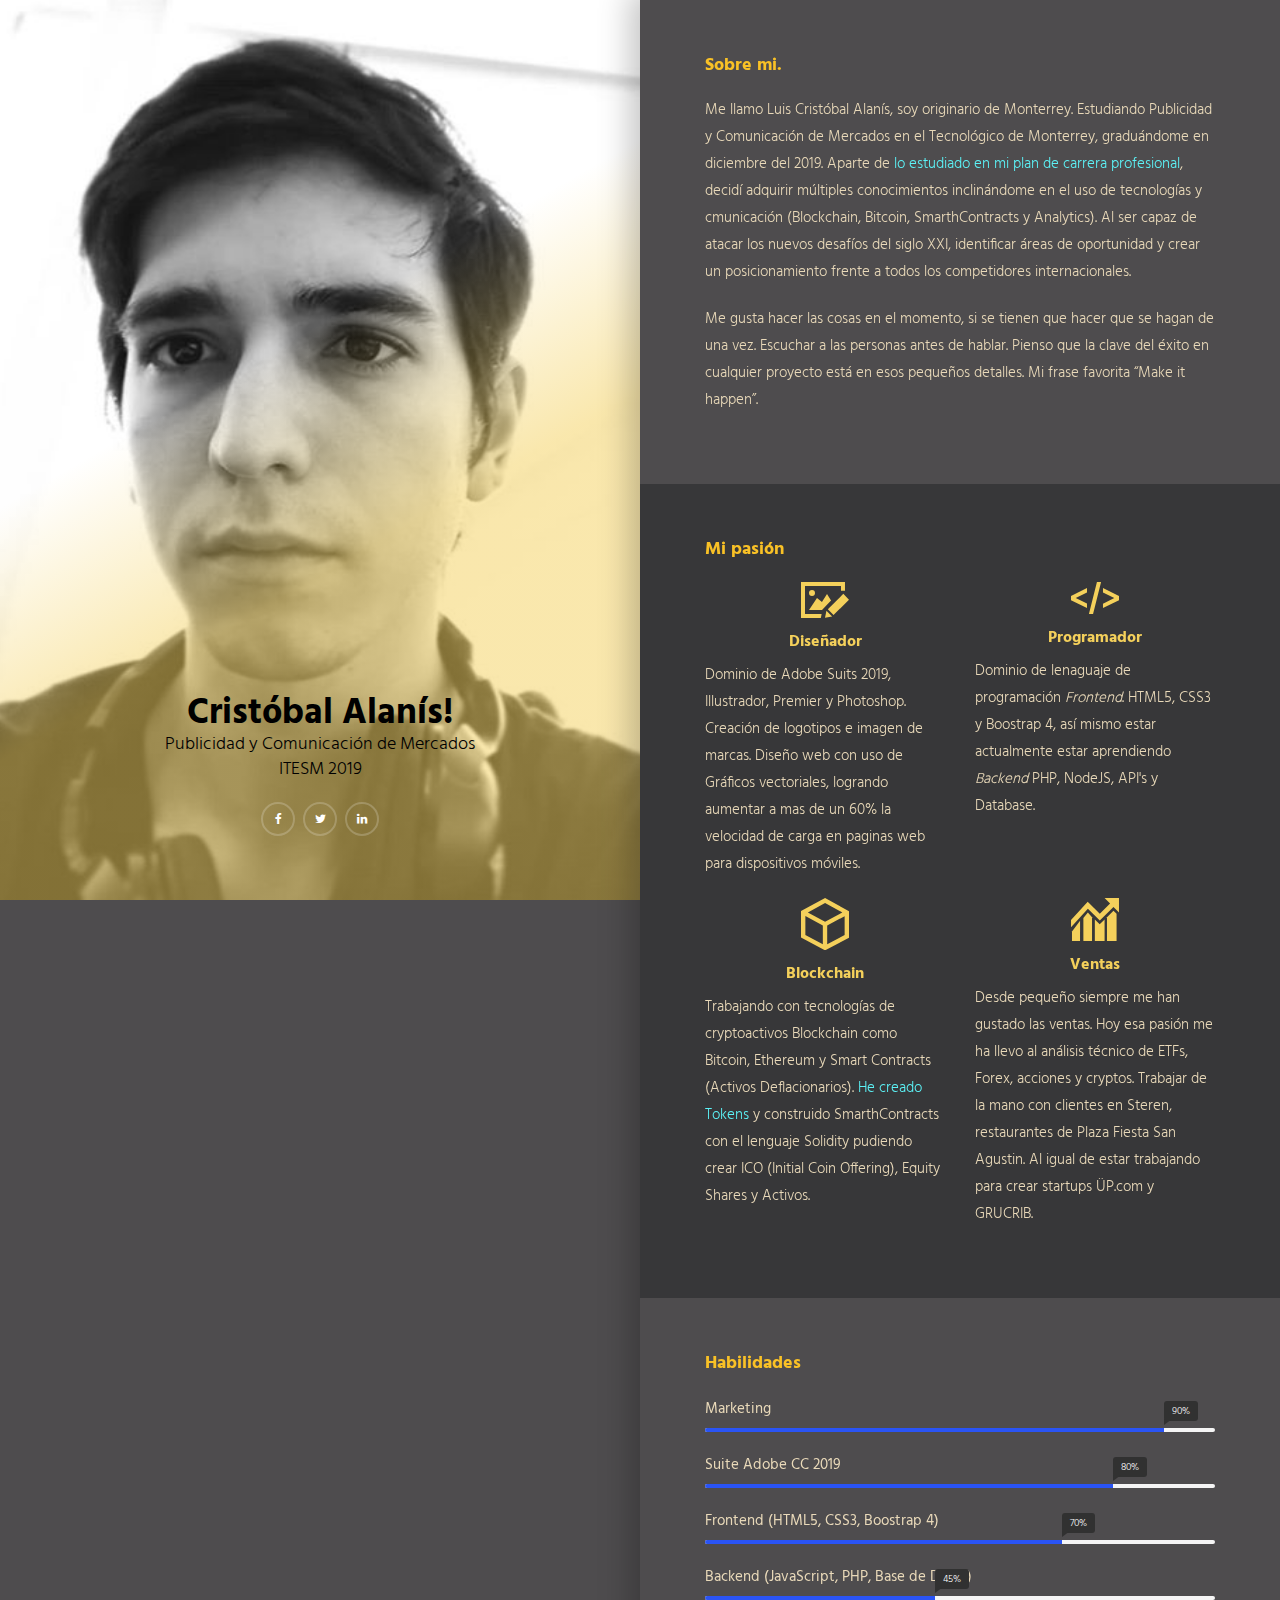
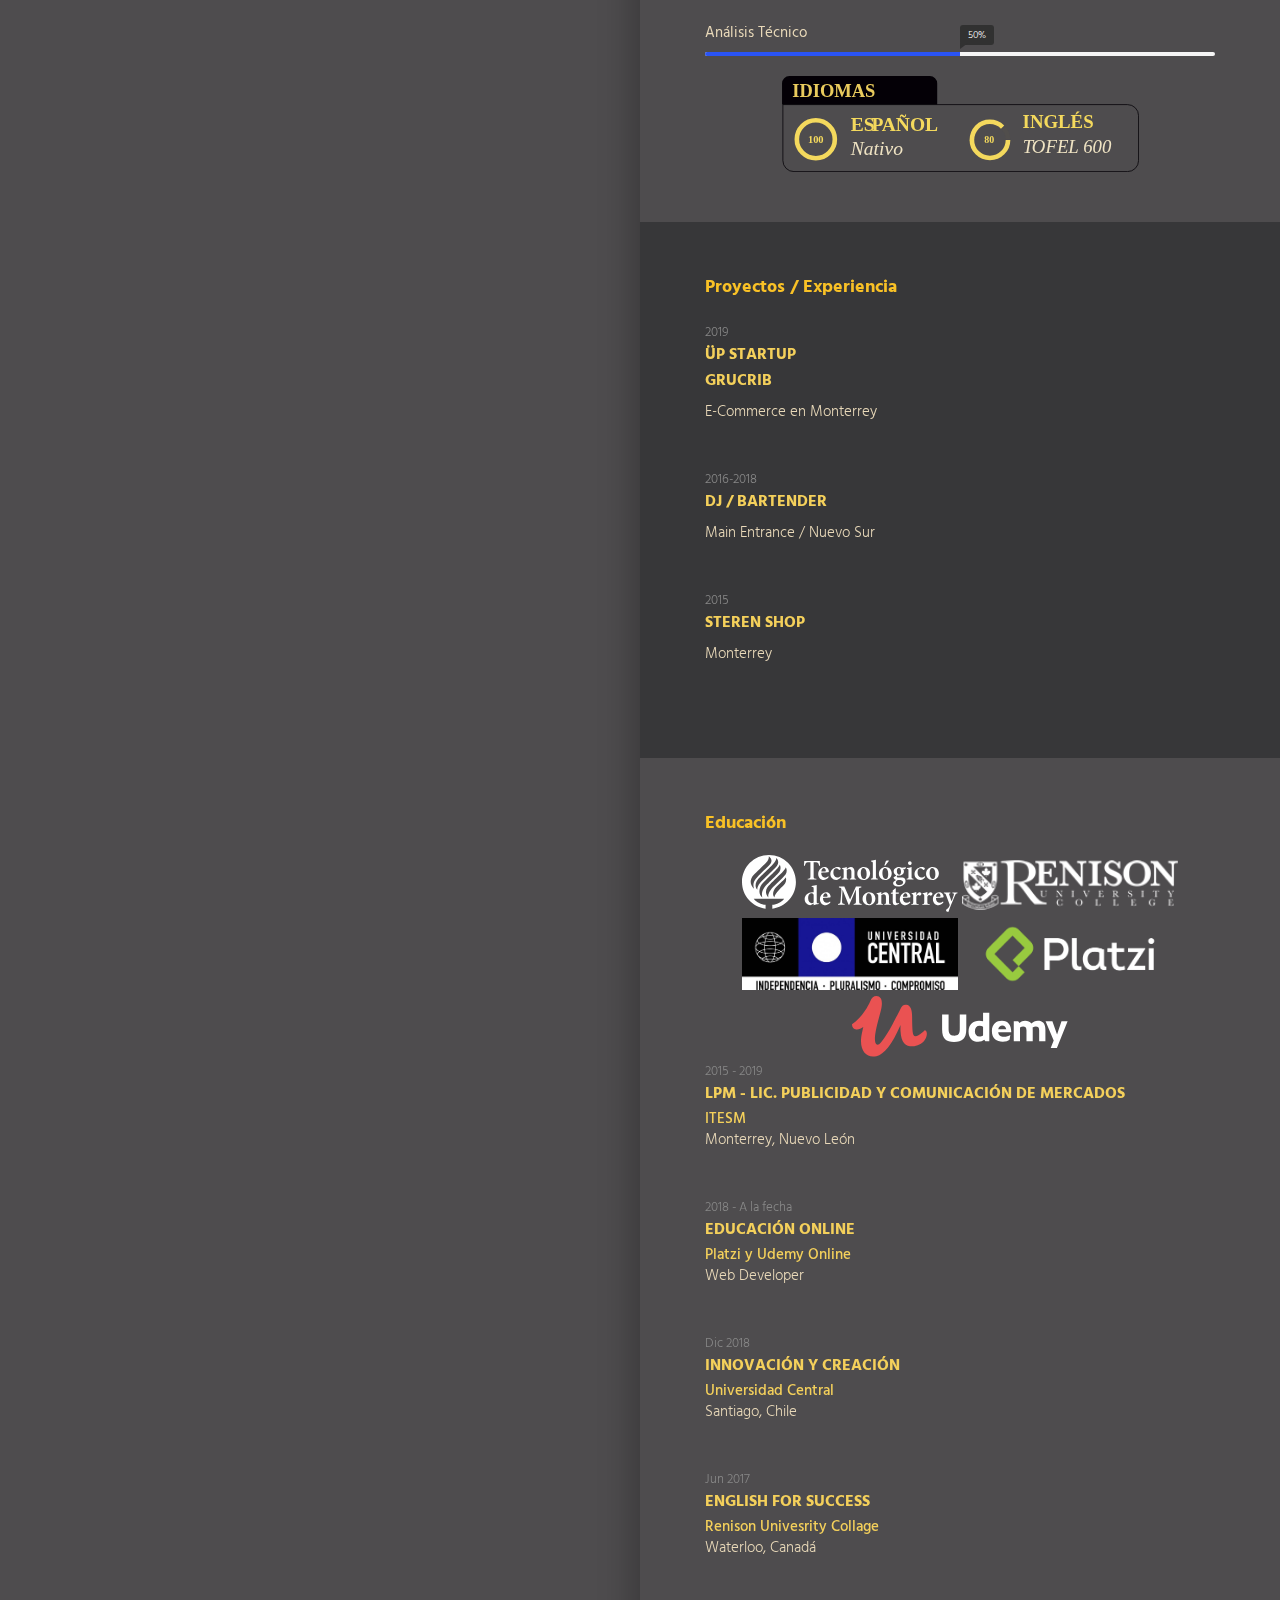
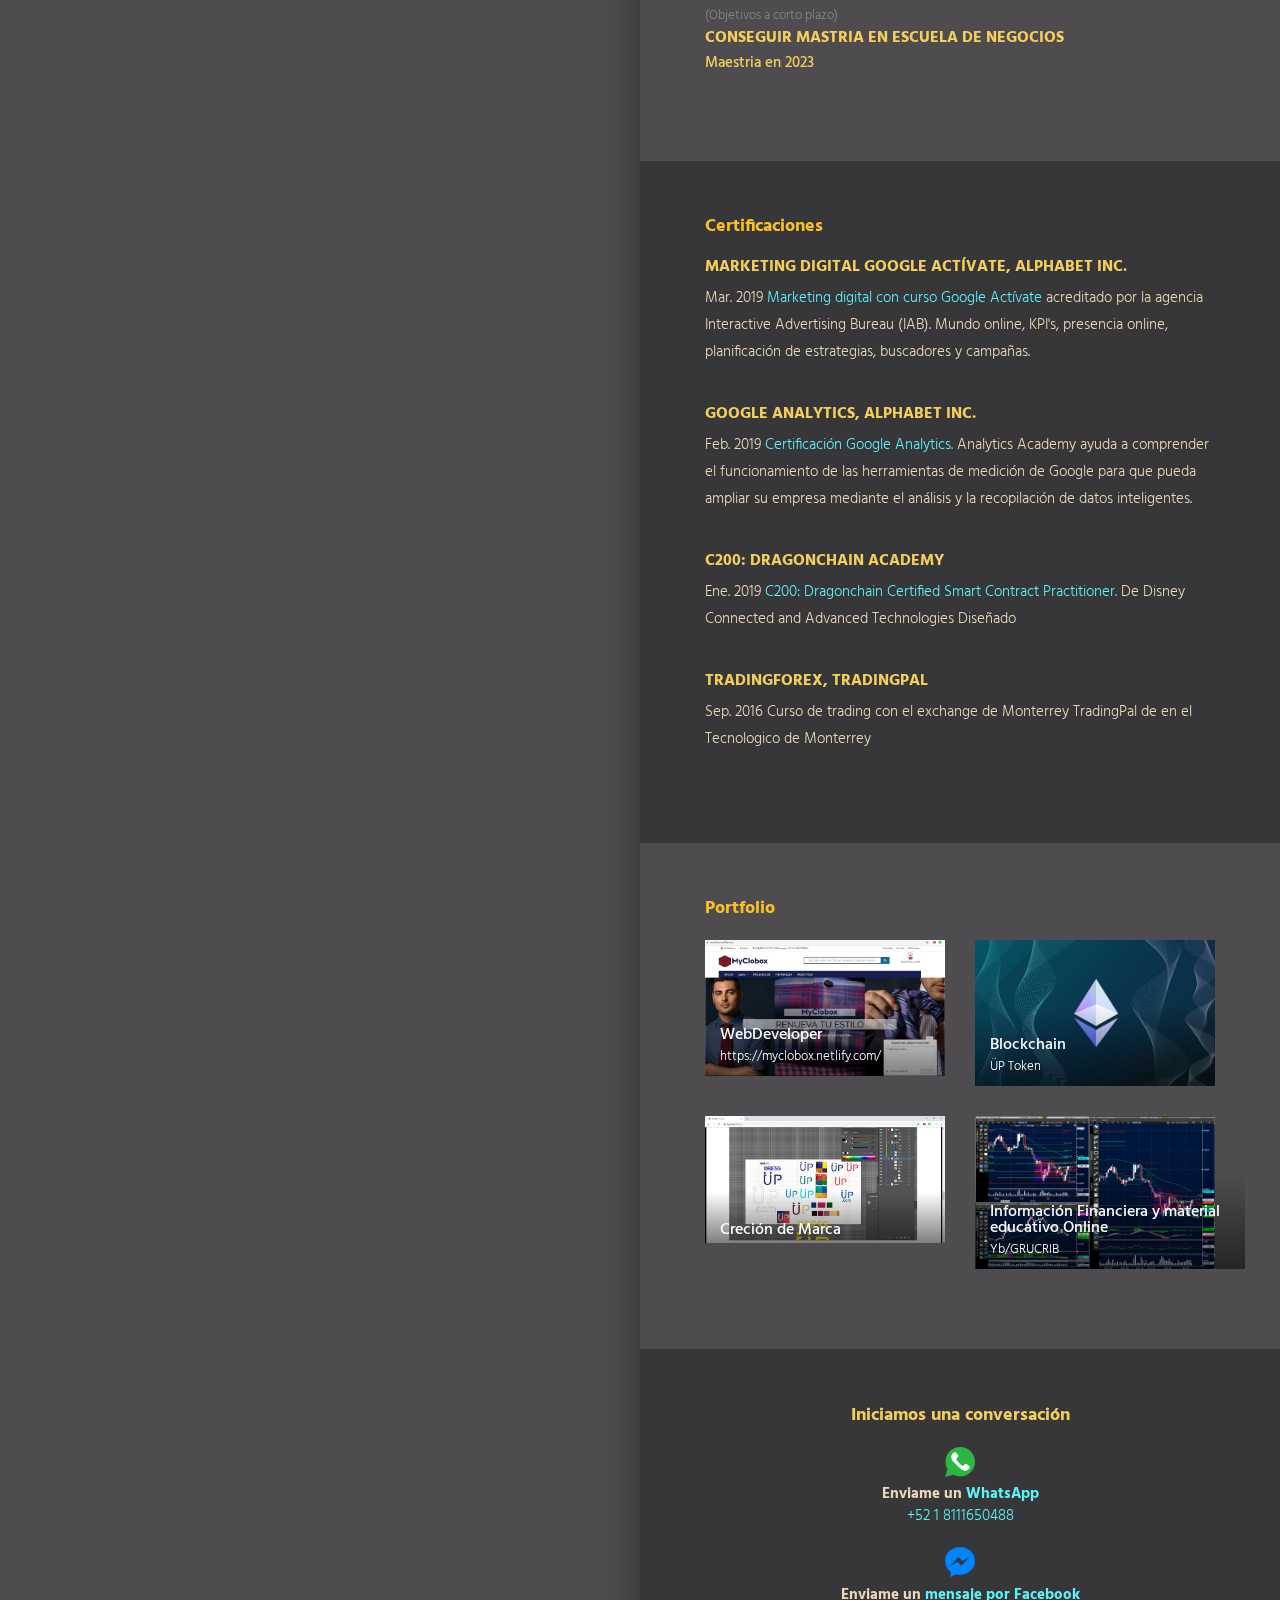
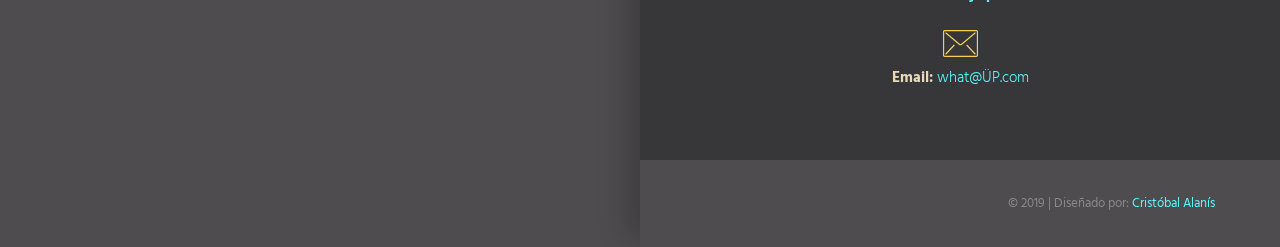
<file: Portafolio.html>
<!DOCTYPE html>
<html>
<head>
    <meta charset="utf-8">
    <meta http-equiv="X-UA-Compatible" content="IE=edge">
    <meta name="viewport" content="width=device-width, initial-scale=1">
    <title>CV Cristóbal Alanís</title>

    <!-- favicon -->
    <link href="cv/favicon.png" rel=icon>

    <!-- web-fonts -->
    <link href="https://fonts.googleapis.com/css?family=Hind:300,400,500,600,700" rel="stylesheet">

    <!-- font-awesome -->
    <link href="cv/css/font-awesome.min.css" rel="stylesheet">


    <!-- Bootstrap -->
    <link href="cv/css/bootstrap.min.css" rel="stylesheet">

    <!-- Style CSS -->
    <link href="cv/css/CVstyle.css" rel="stylesheet">

</head>
<body id="page-top" data-spy="scroll" data-target=".navbar">
<div id="main-wrapper">
<!-- Page Preloader -->
<div id="preloader">
    <div id="status">
        <div class="status-mes"></div>
    </div>
</div>

<div class="columns-block">
<div class="left-col-block blocks">
    <header class="header">
        <div class="content text-center">
            <h1 class="imbatman">Cristóbal Alanís!</h1>

            <p class="lead imbatman">Publicidad y Comunicación de Mercados<br>ITESM 2019</p>
            <ul class="social-icon">
                <li><a href="https://m.me/LCristobalA" target="_blank"><i class="fa fa-facebook" aria-hidden="true"></i></a></li>
                <li><a href="https://twitter.com/c7bal" target="_blank"><i class="fa fa-twitter" aria-hidden="true"></i></a></li>
                <li><a href="https://www.linkedin.com/in/luisalanis/" target="_blank"><i class="fa fa-linkedin" target="_blank" aria-hidden="true"></i></a></li>
            </ul>
        </div>
        <div class="profile-img"></div>
    </header>
    <!-- .header-->
</div>


<div class="right-col-block blocks">
<section class="intro section-wrapper">
    <div class="container-fluid">
        <div class="row">
            <div class="col-md-12">
                <div class="section-title">
                    <h2>Sobre mi.</h2>
                </div>
            </div>
            <div class="col-md-12">
                <p>
              Me llamo Luis Cristóbal Alanís, soy originario de Monterrey.  Estudiando Publicidad y Comunicación de Mercados en el Tecnológico de Monterrey, graduándome en diciembre del 2019. Aparte de <a href="http://admision.itesm.mx/folleto/lpm" target="_blank">lo estudiado en mi plan de carrera profesional</a>, decidí adquirir múltiples conocimientos inclinándome en el uso de tecnologías y cmunicación (Blockchain, Bitcoin, SmarthContracts y Analytics). Al ser capaz de atacar los nuevos desafíos del siglo XXI, identificar áreas de oportunidad y crear un posicionamiento frente a todos los competidores internacionales.
                </p>

                <p>
                    Me gusta hacer las cosas en el momento, si se tienen que hacer que se hagan de una vez. Escuchar a las personas antes de hablar. Pienso que la clave del éxito en cualquier proyecto está en esos pequeños detalles. Mi frase favorita “Make it happen”.
                </p>
            </div>
        </div>
    </div>
</section>


<section class="expertise-wrapper section-wrapper gray-bg">
    <div class="container-fluid">
        <div class="row">
            <div class="col-md-12">
                <div class="section-title">
                    <h2>Mi pasión</h2>
                </div>
            </div>
        </div>
        <!-- .row -->

        <div class="row">
            <div class="col-md-6">
                <div class="expertise-item">
                  <center>
                  <svg class="iconsize" xmlns="http://www.w3.org/2000/svg" width="7.68mm" height="5.76mm" viewBox="0 0 21.76 16.32"><path d="M14.11,15.61l-3.23.65L11.53,13Zm-1.94-3.22L14.75,15l7-7L19.18,5.38Zm-2.64.3,4.09-4.31L11.79,5.44,9.5,9.07,7.25,7.29l-3.62,5.4ZM6.35,5A1.36,1.36,0,1,0,5,6.35,1.36,1.36,0,0,0,6.35,5Zm3,9.51H1.81V1.81H18.13v2.1h1.81V0H0V16.32H9Z" fill="#f4d05b"/></svg>
                    <h3>Diseñador</h3>
                  </center>

                    <p>
                        Dominio de Adobe Suits 2019, Illustrador, Premier y Photoshop. Creación de logotipos e imagen de marcas. Diseño web con uso de Gráficos vectoriales, logrando aumentar a mas de un 60% la velocidad de carga en paginas web para dispositivos móviles.
                    </p>
                </div>
            </div>
            <div class="col-md-6">
                <div class="expertise-item">
                  <center>
                    <svg class="iconsize" xmlns="http://www.w3.org/2000/svg" width="7.68mm" height="5.12mm" viewBox="0 0 21.76 14.5"><path d="M21.76,6.29V8.22L14.5,11.8v-2l5.12-2.53L14.5,4.72v-2ZM7.25,9.78,2.14,7.25,7.25,4.72v-2L0,6.29V8.22L7.25,11.8ZM13.64,0H11.76L8.12,14.5H10Z" fill="#f4d05b"/></svg>
                    <h3>Programador</h3>
                  </center>

                    <p>
                        Dominio de lenaguaje de programación <i>Frontend</i>. HTML5, CSS3 y Boostrap 4, así mismo estar actualmente estar aprendiendo <i>Backend</i> PHP, NodeJS, API's y Database.
                    </p>
                </div>
            </div>
        </div>
        <!-- .row -->
        <div class="row">
            <div class="col-md-6">
                <div class="expertise-item">
                  <center>
                    <svg class="iconsize" xmlns="http://www.w3.org/2000/svg" width="7.04mm" height="7.68mm" viewBox="0 0 19.94 21.76"><path d="M10,0,0,5.44v11l10,5.32,10-5.32V5.5Zm7.17,6L10,9.85,2.84,6,10,2.07ZM1.81,7.46l7.26,4v7.8L1.81,15.35Zm9.07,11.76v-7.8l7.25-3.87v7.8Z" fill="#f4d05b"/></svg>
                    <h3>Blockchain</h3>
                    </center>
                    <p>
                        Trabajando con tecnologías de cryptoactivos Blockchain como Bitcoin, Ethereum y Smart Contracts (Activos Deflacionarios). <a href="https://etherscan.io/token/0x1a44e3774780af20657121a8abdd16272f2b388a?a=0x8962a5b11469f103f198978570024e18d15a1a30" target="_blank"> He creado Tokens</a> y construido SmarthContracts con el lenguaje Solidity pudiendo crear ICO (Initial Coin Offering), Equity Shares y Activos.
                    </p>
                </div>
            </div>

            <div class="col-md-6">
                <div class="expertise-item">
                  <center>
                    <svg class="iconsize" xmlns="http://www.w3.org/2000/svg" width="8.86mm" height="8.08mm" viewBox="0 0 25.11 22.91"><polygon points="12.47 11.27 12.47 22.79 17.57 22.79 17.57 11.27 15.02 13.78 12.47 11.27" fill="#f4d05b"/><polygon points="6.47 10.45 6.47 22.79 11 22.79 11 10.02 8.81 7.59 6.47 10.45" fill="#f4d05b"/><polygon points="0.51 19.15 0.51 22.91 4.72 22.91 4.72 11.96 0.51 17.48 0.51 19.15" fill="#f4d05b"/><polygon points="18.83 10.02 18.83 22.79 23.85 22.79 23.85 8.24 22.23 6.62 18.83 10.02" fill="#f4d05b"/><polygon points="17.57 0 20.45 2.88 15.06 8.27 8.74 1.95 0 11.56 0 15.3 8.83 5.58 15.06 11.82 22.23 4.65 25.11 7.53 25.11 0 17.57 0" fill="#f4d05b"/></svg>
                    <h3>Ventas</h3>
                  </center>

                    <p>
                        Desde pequeño siempre me han gustado las ventas. Hoy esa pasión me ha llevo al análisis técnico de ETFs, Forex, acciones y cryptos. Trabajar de la mano con clientes en Steren, restaurantes de Plaza Fiesta San Agustin. Al igual de estar trabajando para crear startups ÜP.com y GRUCRIB.</p>
                </div>
            </div>
        </div>
        <!-- .row -->
    </div>
    <!--.container-fluid-->
</section>
<!-- .expertise-wrapper -->

<section class="section-wrapper skills-wrapper">
    <div class="container-fluid">
        <div class="row">
            <div class="col-md-12">
                <div class="section-title">
                    <h2>Habilidades</h2>
                </div>
            </div>
        </div>
        <!--.row-->
        <div class="row">
            <div class="col-md-12">
                <div class="progress-wrapper">

                    <div class="progress-item">
                        <span class="progress-title">Marketing</span>

                        <div class="progress">
                            <div class="progress-bar" role="progressbar" aria-valuenow="62" aria-valuemin="0"
                                 aria-valuemax="100" style="width: 90%"><span class="progress-percent"> 90%</span>
                            </div>
                        </div>
                        <!-- .progress -->
                    </div>
                    <!-- .skill-progress -->


                    <div class="progress-item">
                        <span class="progress-title">Suite Adobe CC 2019</span>

                        <div class="progress">
                            <div class="progress-bar" role="progressbar" aria-valuenow="90" aria-valuemin="0"
                                 aria-valuemax="100" style="width: 80%"><span class="progress-percent"> 80%</span>
                            </div>
                        </div>
                        <!-- /.progress -->
                    </div>
                    <!-- /.skill-progress -->


                    <div class="progress-item">
                        <span class="progress-title">Frontend (HTML5, CSS3, Boostrap 4)</span>

                        <div class="progress">
                            <div class="progress-bar" role="progressbar" aria-valuenow="75" aria-valuemin="0"
                                 aria-valuemax="100" style="width: 70%;"><span class="progress-percent"> 70%</span>
                            </div>
                        </div>
                        <!-- /.progress -->
                    </div>
                    <!-- /.skill-progress -->

                    <div class="progress-item">
                        <span class="progress-title">Backend (JavaScript, PHP, Base de Datos)</span>

                        <div class="progress">
                            <div class="progress-bar" role="progressbar" aria-valuenow="55" aria-valuemin="0"
                                 aria-valuemax="100" style="width: 45%;"><span class="progress-percent"> 45%</span>
                            </div>
                        </div>
                        <!-- /.progress -->
                    </div>
                    <!-- /.skill-progress -->
                    <div class="progress-item">
                        <span class="progress-title">Análisis Técnico</span>

                        <div class="progress">
                            <div class="progress-bar" role="progressbar" aria-valuenow="55" aria-valuemin="0"
                                 aria-valuemax="100" style="width: 50%;"><span class="progress-percent"> 50%</span>
                            </div>
                        </div>
                        <!-- .progress -->
                    </div>
                    <!-- .skill-progress -->

                </div>
                <!-- /.progress-wrapper -->
                <center>
                  <img src="cv/img/idiomas.svg" class="iconsize3">
                </center>
            </div>
        </div>
        <!--.row -->
    </div>
    <!-- .container-fluid -->
</section>
<!-- .skills-wrapper -->

<section class="section-wrapper section-experience gray-bg">
    <div class="container-fluid">
        <div class="row">
            <div class="col-md-12">
                <div class="section-title"><h2>Proyectos / Experiencia</h2></div>
            </div>
        </div>
        <!--.row-->
        <div class="row">
            <div class="col-md-12">
                <div class="content-item">
                    <small>2019</small>
                    <h3>ÜP Startup</h3>
                    <h3>GRUCRIB</h3>
                    <p>E-Commerce en Monterrey</p>
                </div>
                <!-- .experience-item -->
                <div class="content-item">
                    <small>2016-2018</small>
                    <h3>DJ / Bartender</h3>
                    <p>Main Entrance / Nuevo Sur</p>
                </div>
                <!-- .experience-item -->
                <div class="content-item">
                    <small>2015</small>
                    <h3>Steren Shop</h3>
                    <p>Monterrey</p>
                </div>
                <!-- .experience-item -->
            </div>
        </div>
        <!--.row-->
    </div>
    <!-- .container-fluid -->

</section>
<!-- .section-experience -->

<section class="section-wrapper section-education">
    <div class="container-fluid">
        <div class="row">
            <div class="col-md-12">
                <div class="section-title"><h2>Educación</h2></div>
            </div>
            <center>
            <img class="iconsize2" src="cv/img/tec-logo.svg" alt="tec-logo">
            <img class="iconsize2" src="cv/img/renison_university_college.png" alt="renison-un">
            <img class="iconsize2" src="cv/img/UC.jpg" alt="Universidad Central">
            <img class="iconsize2" src="cv/img/platzi.png" alt="platzi">
            <img class="iconsize2" src="cv/img/UdemyLogo.svg" alt="udemy">
          </center>
        </div>
        <!--.row-->
        <div class="row">
            <div class="col-md-12">
                <div class="content-item">
                    <small>2015 - 2019</small>
                    <h3>LPM - Lic. Publicidad y Comunicación de Mercados</h3>
                    <h4>ITESM</h4>
                    <p>Monterrey, Nuevo León</p>
                </div>
                <!-- .experience-item -->
                <div class="content-item">
                    <small>2018 - A la fecha</small>
                    <h3>Educación Online</h3>
                    <h4>Platzi y Udemy Online</h4>
                    <p>Web Developer</p>
                </div>
                <div class="content-item">
                    <small>Dic 2018</small>
                    <h3>Innovación y creación</h3>
                    <h4>Universidad Central</h4>
                    <p>Santiago, Chile</p>
                </div>
                <div class="content-item">
                    <small>Jun 2017</small>
                    <h3>English for Success</h3>
                    <h4>Renison Univesrity Collage</h4>
                    <p>Waterloo, Canadá</p>
                </div>
                <!-- .experience-item -->
                <div class="content-item">
                    <small>(Objetivos a corto plazo)</small>
                    <h3>Conseguir Mastria en Escuela de Negocios</h3>
                    <h4>Maestria en 2023</h4>
                    <p></p>
                </div>

                <!-- .experience-item -->
            </div>
        </div>
        <!--.row-->
    </div>
    <!-- .container-fluid -->

</section>
<!-- .section-education -->

<section class="section-wrapper section-interest gray-bg">
    <div class="container-fluid">
        <div class="row">
            <div class="col-md-12">
                <div class="section-title">
                    <h2>Certificaciones</h2>
                </div>
            </div>
        </div>
        <!-- .row -->

        <div class="row">
            <div class="col-md-12">
                <div class="content-item">
                    <h3>Marketing Digital Google Actívate, Alphabet Inc.</h3>
                    <p>Mar. 2019 <a href="https://www.linkedin.com/posts/luisalanis_certificado-de-comercio-electrónico-con-activity-6537094913371238400--4fw/" target="_blank">Marketing digital con curso Google Actívate </a> acreditado por la agencia Interactive Advertising Bureau (IAB). Mundo online, KPI's, presencia online, planificación de estrategias, buscadores y campañas.</p>
                </div>
                <div class="content-item">
                    <h3>Google Analytics, Alphabet Inc.</h3>
                    <p>Feb. 2019 <a href="https://analytics.google.com/analytics/academy/certificate/-hL8-0ikQh-wjQtshUz-1A" target="_blank">Certificación Google Analytics.</a> Analytics Academy ayuda a comprender el funcionamiento de las herramientas de medición de Google para que pueda ampliar su empresa mediante el análisis y la recopilación de datos inteligentes.</p>
                </div>
                <div class="content-item">
                    <h3>C200: DragonChain Academy</h3>
                    <p>Ene. 2019 <a href="https://academy.dragonchain.org/certificate/78dc390b-fb93-479d-ad35-89c8025921cb#share" target="_blank">C200: Dragonchain Certified Smart Contract Practitioner.</a> De Disney Connected and Advanced Technologies Diseñado</p>
                </div>
                <div class="content-item">
                    <h3>TradingForex, TradingPal</h3>
                    <p>Sep. 2016 Curso de trading con el exchange de Monterrey TradingPal de en el Tecnologico de Monterrey</p>
                </div>
            </div>
        </div>
        <!-- .row -->

    </div>
</section>
<!-- .section-publications -->

<section class="section-wrapper portfolio-section">
    <div class="container-fluid">
        <div class="row">
            <div class="col-md-12">
                <div class="section-title">
                    <h2>Portfolio</h2>
                </div>
            </div>
        </div>
        <div class="row">
            <div class="col-md-6">
                <a class="portfolio-item" href="https://myclobox.netlify.com/" target="_blank">
                    <div class="portfolio-thumb">
                        <img src="cv/img/cv2.jpg" alt="">
                    </div>

                    <div class="portfolio-info">
                        <h3>WebDeveloper</h3>
                        <small>https://myclobox.netlify.com/</small>
                    </div>
                    <!-- portfolio-info -->
                </a>
                <!-- .portfolio-item -->
            </div>
            <div class="col-md-6">
                <a class="portfolio-item" href="https://etherscan.io/token/0x1a44e3774780af20657121a8abdd16272f2b388a?a=0x8962a5b11469f103f198978570024e18d15a1a30" target="_blank">
                    <div class="portfolio-thumb">
                        <img src="cv/img/cv4.jpg" alt="Ethereum Token">
                    </div>

                    <div class="portfolio-info">
                        <h3>Blockchain</h3>
                        <small>ÜP Token</small>
                    </div>
                    <!-- portfolio-info -->
                </a>
                <!-- .portfolio-item -->
            </div>
            <div class="col-md-6">
                <a class="portfolio-item" href="https://xn--p-dha.com/disigns" target="_blank">
                    <div class="portfolio-thumb">
                        <img src="cv/img/cv3.jpg" alt="">
                    </div>

                    <div class="portfolio-info">
                        <h3>Creción de Marca</h3>
                        <small></small>
                    </div>
                    <!-- portfolio-info -->
                </a>
                <!-- .portfolio-item -->
            </div>
            <div class="col-md-6 portfolio-item">
                <!-- <a class="portfolio-item" href="#"> -->
                    <div class="portfolio-thumb">
                        <img src="cv/img/cv5.png" alt="">
                    </div>
                    <div class="portfolio-info">
                        <h3>Información Financiera y material educativo Online</h3>
                        <small>Yb/GRUCRIB</small>
                    </div>
                    <!-- portfolio-info -->
                <!-- </a> -->
                <!-- .portfolio-item -->
            </div>

        </div>
        <!-- /.row -->
    </div>
</section>
<!-- .portfolio -->

<section class="section-contact section-wrapper gray-bg">
    <div class="container-fluid">
        <div class="row">
            <div class="col-md-12">
            </div>
        </div>
        <!--.row-->
        <div class="row">
            <div class="col-md-12">
                <center>
                <h2>Iniciamos una conversación</h2>
                <address><a href="https://wa.me/5218111650488?text=Hola%20Cristobal" target="_blank"><svg version="1.1" id="Capa_1" xmlns="http://www.w3.org/2000/svg" xmlns:xlink="http://www.w3.org/1999/xlink" width="30" height="30" x="0px" y="0px" viewBox="0 0 58 58" style="enable-background:new 0 0 58 58;" xml:space="preserve"><g><path style="fill:#2CB742;" d="M0,58l4.988-14.963C2.457,38.78,1,33.812,1,28.5C1,12.76,13.76,0,29.5,0S58,12.76,58,28.5S45.24,57,29.5,57c-4.789,0-9.299-1.187-13.26-3.273L0,58z"/><path style="fill:#FFFFFF;" d="M47.683,37.985c-1.316-2.487-6.169-5.331-6.169-5.331c-1.098-0.626-2.423-0.696-3.049,0.42c0,0-1.577,1.891-1.978,2.163c-1.832,1.241-3.529,1.193-5.242-0.52l-3.981-3.981l-3.981-3.981c-1.713-1.713-1.761-3.41-0.52-5.242c0.272-0.401,2.163-1.978,2.163-1.978c1.116-0.627,1.046-1.951,0.42-3.049c0,0-2.844-4.853-5.331-6.169c-1.058-0.56-2.357-0.364-3.203,0.482l-1.758,1.758c-5.577,5.577-2.831,11.873,2.746,17.45l5.097,5.097l5.097,5.097c5.577,5.577,11.873,8.323,17.45,2.746l1.758-1.758C48.048,40.341,48.243,39.042,47.683,37.985z"/></g><g></g><g></g><g></g><g></g><g></g></svg></a><br>
                    <strong>Enviame un<a href="https://wa.me/5218111650488?text=Hola%20Cristobal" target="_blank"> WhatsApp</strong><br>
                    +52 1 8111650488</a>
                </address>
                <a href="https://m.me/LCristobalA" target="_blank">
                <address>
                  <a href="https://m.me/LCristobalA" target="_blank">
                    <svg xmlns="http://www.w3.org/2000/svg" width="30" height="30" viewBox="96 93 322 324"><path d="M257 93c-88.918 0-161 67.157-161 150 0 47.205 23.412 89.311 60 116.807V417l54.819-30.273C225.449 390.801 240.948 393 257 393c88.918 0 161-67.157 161-150S345.918 93 257 93zm16 202l-41-44-80 44 88-94 42 44 79-44-88 94z" fill="#0084ff"/></svg></a><br>
                    <strong>Enviame un <a href="https://m.me/LCristobalA"> mensaje por Facebook</a></strong><br>
                </address>
                <address>
                    <a href="mailto:what@xn--p-dha.com" target="_blank">
                    <?xml version="1.0" encoding="iso-8859-1"?><svg version="1.1" id="Capa_1" xmlns="http://www.w3.org/2000/svg" fill="#F4D05B" xmlns:xlink="http://www.w3.org/1999/xlink" width="35" height="35" x="0px" y="0px" viewBox="0 0 512 512" style="enable-background:new 0 0 512 512;" xml:space="preserve"><g><g><g><path d="M486.4,59.733H25.6c-14.138,0-25.6,11.461-25.6,25.6v341.333c0,14.138,11.461,25.6,25.6,25.6h460.8c14.138,0,25.6-11.461,25.6-25.6V85.333C512,71.195,500.539,59.733,486.4,59.733z M494.933,426.667c0,4.713-3.82,8.533-8.533,8.533H25.6c-4.713,0-8.533-3.82-8.533-8.533V85.333c0-4.713,3.82-8.533,8.533-8.533h460.8c4.713,0,8.533,3.82,8.533,8.533V426.667z"/><path d="M470.076,93.898c-2.255-0.197-4.496,0.51-6.229,1.966L266.982,261.239c-6.349,5.337-15.616,5.337-21.965,0L48.154,95.863c-2.335-1.96-5.539-2.526-8.404-1.484c-2.865,1.042-4.957,3.534-5.487,6.537s0.582,6.06,2.917,8.02l196.864,165.367c12.688,10.683,31.224,10.683,43.913,0L474.82,108.937c1.734-1.455,2.818-3.539,3.015-5.794c0.197-2.255-0.51-4.496-1.966-6.229C474.415,95.179,472.331,94.095,470.076,93.898z"/><path d="M164.124,273.13c-3.021-0.674-6.169,0.34-8.229,2.65l-119.467,128c-2.162,2.214-2.956,5.426-2.074,8.392c0.882,2.967,3.301,5.223,6.321,5.897c3.021,0.674,6.169-0.34,8.229-2.65l119.467-128c2.162-2.214,2.956-5.426,2.074-8.392C169.563,276.061,167.145,273.804,164.124,273.13z"/><path d="M356.105,275.78c-2.059-2.31-5.208-3.324-8.229-2.65c-3.021,0.674-5.439,2.931-6.321,5.897c-0.882,2.967-0.088,6.178,2.074,8.392l119.467,128c3.24,3.318,8.536,3.442,11.927,0.278c3.391-3.164,3.635-8.456,0.549-11.918L356.105,275.78z"/></g></g></g><g></g><g></g></svg><br></a>
                    <strong>Email:</strong><a href="mailto:what@xn--p-dha.com" target="_blank"> what@ÜP.com</a>
                </address>
            </center>
          </div>
        </div>
        <!--.row-->
    </div>
    <!--.container-fluid-->
</section>
<!--.section-contact-->

<footer class="footer">
    <div class="copyright-section">
        <div class="container-fluid">
            <div class="row">
                <div class="col-md-12">
                    <div class="copytext" align="right">&copy; 2019 | Diseñado por: <a
                            href="https://instagram.com/C7BAL" target="_blank">Cristóbal Alanís</a></div>
                </div>
            </div>
            <!--.row-->
        </div>
        <!-- .container-fluid -->
    </div>
    <!-- .copyright-section -->
</footer>
<!-- .footer -->
</div>
<!-- .right-col-block -->
</div>
<!-- .columns-block -->
</div>
<!-- #main-wrapper -->

<!-- jquery -->
<script src="cv/js/jquery-2.1.4.min.js"></script>

<!-- Bootstrap -->
<script src="cv/js/bootstrap.min.js"></script>
<script src="cv/js/scripts.js"></script>
<script>$(document).ready(function(){$("#exit").prop("disabled", true); setTimeout(function(){$("#exit").prop("disabled", false)}, 3000);});</script>
<!-- SCRIPTS -->
<script async src="https://www.googletagmanager.com/gtag/js?id=UA-142285047-1"></script><script>window.dataLayer=window.dataLayer || []; function gtag(){dataLayer.push(arguments);}gtag('js', new Date()); gtag('config', 'UA-142285047-1');</script>
</body>
</html>
</file>
<file: css/main.css>
body {
  font-family: Helvetica;
  font-size:20px;
  background: #fff;
  -webkit-text-size-adjust: none;
}

/* UP COLORS */
.up-blue{
  background: #002850;
}
/* RESPONSIVE H1 IN LESS THAN -900PX */
@media screen and (max-width:900px){
    h1{
        font-size:5em;
    }
}
@media screen and (max-width:900px){
    h2{
        font-size:4em;
    }
}
@media screen and (max-width:900px){
    h3{
        font-size:3em;
    }
}@media screen and (max-width:900px){
    h4{
        font-size:2em;
    }
}
#firstpage{font-size: 1.5vw;}

#center-img {
  position: absolute;
  top: 50%;
  left: 50%;
  transform: translate(-50%, -50%);
}
#center-txt{
  text-align: center;
}

#copyright {
  position: absolute;
  text-align: right;
  bottom: 5%;
  width: 95%;
}
figcaption.alpha{
  padding: 0.5em;
  background-color: rgba(255, 0, 0, 0.7);
  color: #fff;
  border-radius: 2em;
  position: absolute;
  top: -15%;
  left: -25%;
  transform: rotate(330deg)

}

.fullpage {
  height: 100vh;
}
.fullpage-1 {
  height: 100vh;

}
.halfpage {
  height: 50vh;
}

.give9{
  width: 80%;
}

/* ANIMACIONES */

#UPlogoSVG {
  animation: rainbow 12s infinite alternate;
  animation-delay: 1.5s;
}

@keyframes rainbow{
  12.5% {fill:#EF3437;}
  25% {fill:#e81d1d;}
  37.5% {fill:#e8b71d;}
  50% {fill:#e3e81d;}
  62.5% {fill:#1de840;}
  75% {fill:#01FFCE;}
  87.5% {fill:#002850;}
  100% {fill:#452678;}
}
.animation-opacity{animation:opac 1s}@keyframes opac{from{opacity:0} to{opacity:1}}
.animation-spin{animation:w3-spin 4s infinite linear}@keyframes w3-spin{0%{transform:rotate(0deg)}100%{transform:rotate(359deg)}}

/* FIN ANIMACIONES */

.icon-small{
  height: 20px;
}
.icon-mid {
  width: 60px;
}
.image-mid {
  width: 60%;
}
.x64{
  height: 5em;
  width: 5em;
}

#downpage {
  height: 100vh;
}

#center {
  display: block;
  margin-left: auto;
  margin-right: auto;
}

#aa-subscribe .aa-subscribe-area .aa-subscribe-form input[type="submit"] {
  background: #171E51 none repeat scroll 0 0;
  border: 1px solid #171E51;
}

#navbar{
  z-index: 500;
}
#navbar ul{
  list-style-type: none;
margin: 0;
padding: 0;
overflow: hidden;
background-color: #002850;
}
#navbar li {
  float: left;
}
#navbar li a{
  display: block;
  color: white;
  text-align: center;
  padding: 20px 20px;
  text-decoration: none;
  border-bottom: 2px solid #002850;
  font-size: 21px;
  transition: all 100ms linear;
}
#navbar #navspace {
padding: 9px 90px 54px 32px;
}
#navbar li a:hover:not(.active) {
  background-color: #000;
    border-bottom: 2px solid #fff;
}
.btn-green {
  background-color: #4CAF50;
  border-bottom: 2px solid #4CAF50 !important;
}
li.nav-right {
    float: right !important;
  }

.FlyMe {
  padding: absolute;
  top: 20%;
  z-index: 1;
  color: #000;
}

.ToThe {
  position: absolute;
  left: 0px;
  top: 100vh;
  width: 100%;
  z-index: -1;
}

.Moon {
  top: 120vh;
  padding-bottom: 10%;
}
.Moon:hover{filter: hue-rotate(310deg);}

#img-icon{
  width: 12px;
  height: 12px;
}
#navbar .nav-left{
  float: left;
}
#navbar .nav-left img{
height: 44px;
  padding-right: 5px;
  position: absolute;

}
#navbar .nav-right{
  float: right;
}
.sticky {
  position: sticky;
  top: 0;
  width: 100%;
}

.sticky+.content {
  padding-top: 60px;
}

/* :) */
</file>
<file: css/blog.css>
body {
  font-family: 'Source Sans Pro';
}

h2 {
  color: #2c3e50;
}

br {
  line-height: 300%;
}

.bordo {
  border: 20px solid #bdc3c7;
  padding: 30px;
  max-width: 700px;
  width: 80%;
  margin: 20px auto;
}

.color_fecha {
  color: #3498db;
  font-size: 25px;
  text-transform: uppercase;
  letter-spacing: 1rem;
}

.bordo-izq {
  border-left: 5px solid gray;
  padding-left: 5px;
}

.fuentes {
  color: gray;
  font-style: italic;
  font-size: 12px;
}

.fuentes br {
  line-height: 100%;
}

.titulo {
  text-align: center;
}
</file>
<file: css/catalogo.css>
@import url('https://fonts.googleapis.com/css?family=Karla:400i&display=swap');

.font-bold{

}
.buscar-caja {
 position: absolute;
 top: 15%;
 left: 50%;
 transform: translate(-50%, -50%);
 background: #2f3640;
 height: 40px;
 border-radius: 40px;
 width: 60%;
}
#textbox::placeholder {
 color: #fff;
 opacity: 1;
}
.buscar-caja:hover > .buscar-txt {
 width: 240px;
 padding: 0 6px;
}

.buscar-caja:hover > .buscar-btn {
 background: white;
 color: black;
}
.sticky {
  position: fixed;
  top: 0;
  width: 100%;
}

.buscar-btn {
 float: right;
 width: 40px;
 height: 40px;
 border-radius: 50%;
 background: #1b68b4;
 display: flex;
 justify-content: center;
 align-items: center;
 transition: 0.4s;
 color: white;
 cursor: pointer;
}

.buscar-btn > i {
 font-size: 30px;
}

.buscar-txt {
 border: none;
 background: none;
 outline: none;
 float: left;
 padding: 0;
 color: white;
 font-size: 30px;
 transition: 0.4s;
 line-height: 40px;
 font-weight: bold;
 width: 240px;
 padding: 0 6px 0 30px;
}

.WhiteToBlack
{
  fill: white;
  stroke: white;
}

.buscar-caja:hover .WhiteToBlack {
  fill: black;
  stroke: black;
}

.boton-recom{
  background-color: #ffffff;
  background-repeat:no-repeat;
  border: none;
  color: #91bde8;
}

.market{
  position: relative;
 top: 0px;
 left: 0px;
}

.c-s{
  width: 50px;
  height: 50px;
  padding-bottom: 5px;
}
.c-xs{
  width: 30px;
  height: 30px;
  padding-bottom: 5px;
}
/* COLORES FILTROS */
.down-line{
border-bottom: 2px solid #ddd;

}
.colores{}
.c-negro{fill:#212121;}
.c-gris{fill:#999999;}
.c-blanco{fill:#dddddd;}
.c-azul{fill:#002850;}
.c-cafe{fill:#94684F;}
.c-rojo{fill:#AA0E02;}
.c-verde{fill:#386C58;}
.c-amarillo{fill:#F5CC61;}
.c-naranja{fill:#f99245;}

.price-style{
  border: 1px solid #ccc;
  padding: 7px 14px 9px;
  transition: 0.4s;
  color: #000;
}
.price-style::placeholder {color: #555;
}
.market-image{
  width: 100%;
}
.market-buy{
  width: 50%;
  height: 50%;
}

.box{
border: 2px solid  rgba(221,221,221,0.0);
transition: border 200ms ease-out;
}
.box:hover{
border: 2px solid #dddddd;
}
.market-image img{
  border: 2px  solid rgba(221,221,221,0.0);
  transition: border 200ms ease-out;
}
.market-image img:hover{
  border: 2px solid rgba(221,221,221,1);
}
.market-icon{
stroke:#000;
transform: translate(0, 0);
transition: all 200ms ease-out;
}
.market-icon:hover {
 stroke:red;
 transform: translate(0, -3px);
}
.market-cart{
  fill:#002850;
  transform: translate(0, 0);
  transition: all 200ms ease-out;
}
.market-cart:hover{
fill:#CCC;

  transform: translate(0, -3px);
}


.b-right{
  border-right: 2px solid #ddd;
}
.b-down{
  border-bottom: 2px solid #AAA;
}
.b-all{
border: 1px solid #AAA;
}
.b-all:hover
.font-bold{
  font-weight: bold;
}
.font-light{
  font-size: 15px;
  color:#888;
  font-family: 'Karla', sans-serif;
}
</file>
<file: cv/css/CVstyle.css>
/*------------------------------------------------------------------
# [Color codes]

# Body  (text): #3a4750
# Heading Color #444444
# Theme Color (link color) #82b541
# Mid grey (sub header) #f4f4f4
# Background Color #ffffff
# -------------------------------------------------------------------*/

body {
    font-family : 'Hind', sans-serif;
    font-size   : 15px;
    line-height : 1.8em;
    color       : #E9D9B9;
    font-weight : 300;
    background  : #4E4C4E;
    }

/* --------------------------------------
 * Global Typography
 *------------------------------------------*/

h1, h2, h3, h4, h5, h6 {
    margin : 0 0 15px;
    color  : #F4D05B;
    }

h1 {
    font-size   : 26px;
    line-height : 1.8em;
    font-weight : 700;
    }

h2 {
    font-size   : 18px;
    line-height : 1.8em;
    font-weight : 700;
    }

h3 {
    font-size   : 16px;
    line-height : 1.8em;
    font-weight : 500;
    }

h4 {
    font-size   : 15px;
    line-height : 1.8em;
    font-weight : 500;
    }

h5 {
    font-size   : 15px;
    line-height : 1.5em;
    font-weight : 500;
    }

h6 {
    font-size   : 15px;
    line-height : 1.5em;
    }

/* --------------------------------------
 * LINK STYLE
 *------------------------------------------*/
a {
    color              : #5CF3F7;
    text-decoration    : none;
    -webkit-transition : all 0.3s ease 0s;
    -moz-transition    : all 0.3s ease 0s;
    -o-transition      : all 0.3s ease 0s;
    transition         : all 0.3s ease 0s;
    }

a,
a:active,
a:focus,
a:active {
    text-decoration : none;
    outline         : none
    }

a:hover,
a:focus {
    text-decoration : none;
    color           : #5CF3F7;
    }

p {
    margin-bottom : 20px;
    }

ul {
    margin     : 0;
    padding    : 0;
    list-style : none;
    }

/*------------------
 * Button Style
 *------------------*/
.btn {
    padding        : 14px 30px 11px;
    margin-bottom  : 0;
    font-size      : 14px;
    font-weight    : 500;
    border-radius  : 0;
    border         : 0;
    text-transform : uppercase;
    }

.btn-lg {
    font-weight : 700;
    font-size   : 24px;
    padding     : 15px 30px;
    }

/*btn-primary*/
.btn-primary {
    background-color : #2a54f5;
    }

.btn-primary:hover,
.btn-primary:focus,
.btn-primary:active:focus {
    background : #5CF3F7;
    }

/*btn-default*/
.btn-default {
    color            : #2a54f5;
    background-color : transparent;
    border           : 2px solid #2a54f5;
    }

.btn-default:hover,
.btn-default:focus,
.btn-default:active:focus {
    background   : #2a54f5;
    color        : #ffffff;
    border-color : #2a54f5;
    }

button:focus,
.btn:focus,
.btn:active:focus {
    outline : none;
    }

/* --------------------
 * Column Block
 * -------------------*/

.columns-block {
    flex-wrap         : wrap;
    display           : -webkit-box;
    display           : -moz-box;
    display           : -ms-flexbox;
    display           : -webkit-flex;
    display           : flex;
    -webkit-flex-flow : row wrap;
    justify-content   : space-around;
    }

.blocks {
    box-sizing : border-box;
    }

.left-col-block {
    width      : 50%;
    text-align : center;
    overflow   : hidden;
    position   : fixed;
    left       : 0;
    }

.right-col-block {
    width      : 50%;
    position   : absolute;
    right      : 0;
    box-shadow : -10px -10px 30px rgba(0, 0, 0, 0.23);
    }

@media (max-width : 600px) {
    .left-col-block {
        width    : 100%;
        position : relative;
        }

    .right-col-block {
        width      : 100%;
        position   : relative;
        box-shadow : none;
        }
    }

/* --------------------
 * Section Background
 * -------------------*/

.gray-bg {
    background-color : #373739;
    }

/* --------------------
 *  main Wrapper
 * -------------------*/
#main-wrapper {
    background : #ffffff;
    overflow   : hidden;
    background-color: black;
    }

/*-------------------
 * Section Wrapper
 *-------------------*/
.section-wrapper {
    padding : 50px;

    }

@media (max-width : 480px) {
    .section-wrapper {
        padding : 30px 20px;
        }
    }

/*---------------------------
* Section Title
*---------------------------*/
.section-title {
    margin-bottom : 15px;
    }

.section-title h2 {
    margin-bottom : 5px;
    color         : #F9C126;
    }

/*-----------------------------
 * NAVIGATION & HEADER STYLE
 *-------------------------------*/

.header {
    padding        : 0;
    margin         : 0;
    height         : 100vh;
    vertical-align : middle;
    position       : relative;
    }

.header .profile-img {
    position            : absolute;
    top                 : 0;
    left                : 0;
    z-index             : -1;
    width               : 100%;
    height              : 100%;
    background-image    : url(../img/PP.jpg);
    background-size     : cover;
    background-position : center top;
    }

.header .profile-img:before {
    content    : "";
    position   : absolute;
    left       : 0;
    top        : 0;
    right      : 0;
    bottom     : 0;
    background : linear-gradient(
            -30deg,
            rgba(244, 208, 91, 0.5) 0%,
            rgba(244, 208, 91, 0.5) 40%,
            transparent 60%,
            transparent 100%
    );

    }

.header .content {
    position : absolute;
    bottom   : 0;
    left     : 0;
    right    : 0;
    width    : 100%;
    margin   : 0 auto;
    padding  : 10%;
    }

.header .content h1 {
    font-size   : 36px;
    color       : #ffffff;
    line-height : 1;
    margin      : 0;
    }

.header .content p {
    font-size : 18px;
    color     : #ffffff;
    }

.header .btn {
    margin-top : 40px;
    }

.header .content .social-icon {
    margin  : 0;
    padding : 0;
    display : block;
    }

.header .content .social-icon li {
    display : inline-block;
    margin  : 0 2px;
    }

.header .content .social-icon li a {
    display       : block;
    font-size     : 12px;
    color         : #ffffff;
    width         : 34px;
    height        : 34px;
    line-height   : 33px;
    text-align    : center;
    border-radius : 100%;
    border        : 2px solid rgba(255, 255, 255, .2);
    }

.header .content .social-icon li a:hover {
    border-color : #ffffff;
    }

@media (max-width : 600px) {
    .header .profile-img {
        z-index : 1;
        }

    .header .content {
        z-index : 2;
        }
    }

/*-------------------
 * Intro
 *-------------------*/

.intro {
    }

/*-------------------
 * Expertise
 *-------------------*/
.expertise-item {
    margin-bottom : 20px;
    }

.expertise-item h3 {
    margin-bottom : 5px;
    font-weight   : 700;
    }

/*-------------------
 * Skills Progressbar
 *-------------------*/

.progress-item {
    position : relative;
    }

.progress-item .progress-title {
    font-size     : 15px;
    font-weight   : 400;
    display       : inline-block;
    margin-bottom : 5px;
    }

.progress-item .progress {
    height        : 4px;
    box-shadow    : none;
    border-radius : 5px;
    }

.progress-item .progress-bar {
    background-color : #2a54f5;
    box-shadow       : none;
    text-align       : right;
    }

.progress-item .progress-percent {
    font-size        : 10px;
    background-color : #313131;
    position         : absolute;
    top              : 5px;
    padding          : 0 8px;
    border-radius    : 3px;
    }

.progress-item .progress-percent::before {
    content      : "";
    position     : absolute;
    left         : 0;
    bottom       : -4px;
    border-top   : 6px solid #313131;
    border-right : 8px solid transparent;
    }

/*-------------------
 * Portfolio
 *-------------------*/

.portfolio-item {
    position      : relative;
    display       : block;
    margin-bottom : 30px;
    }

.portfolio-item .portfolio-thumb img {
    height    : auto;
    display   : block;
    max-width : 100%;
    }

.portfolio-item .portfolio-info {
    position   : absolute;
    bottom     : 0;
    padding    : 30px 15px 5px;
    width      : 100%;
    background : -webkit-linear-gradient(
            top,
            transparent 0%,
            rgba(0, 0, 0, 0.5) 100%
    );
    }

.portfolio-item .portfolio-info h3 {
    margin      : 0;
    line-height : 1;
    color       : #ffffff;
    }

.portfolio-item .portfolio-info small {
    color : #ffffff;
    }

.portfolio-item:hover .portfolio-info {
    background : -webkit-linear-gradient(
            top,
            transparent 0%,
            rgba(42, 84, 245, 0.5) 100%
    );
    }

/*-------------------
 * Content Item
 *-------------------*/

.content-item {
    margin-bottom : 40px;
    }

.content-item h3 {
    margin         : 0 0 10px;
    line-height    : 1;
    font-weight    : bold;
    text-transform : uppercase;
    }

.content-item h4 {
    margin      : 0;
    line-height : 1;
    }

.content-item small {
    color : #888888;
    }

/*-------------------
 * Contact
 *-------------------*/

.feedback-form {
    margin-top : 50px;
    }

/*-------------------
 * Form Style
 *-------------------*/
.form-control {
    height        : 50px;
    padding       : 0 20px;
    font-size     : 13px;
    line-height   : 50px;
    color         : #969595;
    border        : 1px solid #cccccc;
    border-radius : 0;
    box-shadow    : none;
    box-sizing    : border-box;
    }

.form-control:focus,
.form-control:active {
    box-shadow : none;
    }

/* --------------------------------------------
 *   Footer
 *---------------------------------------------- */

/* Copyright */

.footer {
    padding : 30px 50px;
    }

.footer .copyright-section {
    font-size : 13px;
    color     : #888888;

    }

.footer .copyright-section .copytext {
    font-weight : 400;
    display     : block;
    }

@media (max-width : 480px) {
    .footer {
        padding : 10px 20px;
        }
    }

/* ====================
 * Preloader
 * ====================*/
#preloader {
    background : #F4D05B;
    bottom     : 0;
    left       : 0;
    position   : fixed;
    right      : 0;
    top        : 0;
    z-index    : 9999;
    }

#status,
.status-mes {
    background-image    : url(../img/puff.svg);
    background-position : center;
    background-repeat   : no-repeat;
    height              : 200px;
    left                : 50%;
    margin              : -100px 0 0 -100px;
    position            : absolute;
    top                 : 50%;
    width               : 200px;
    }

.status-mes {
    background : none;
    left       : 0;
    margin     : 0;
    text-align : center;
    top        : 65%;
    }

.imbatman
{
  color: black !important;
}

.iconsize{
  width: 20%;
  height: 20%;
}
.iconsize2{
  width: 40%;
  height: 40%;
}
.iconsize3{
  width: 70%;
  height: 70%;
}
</file>
